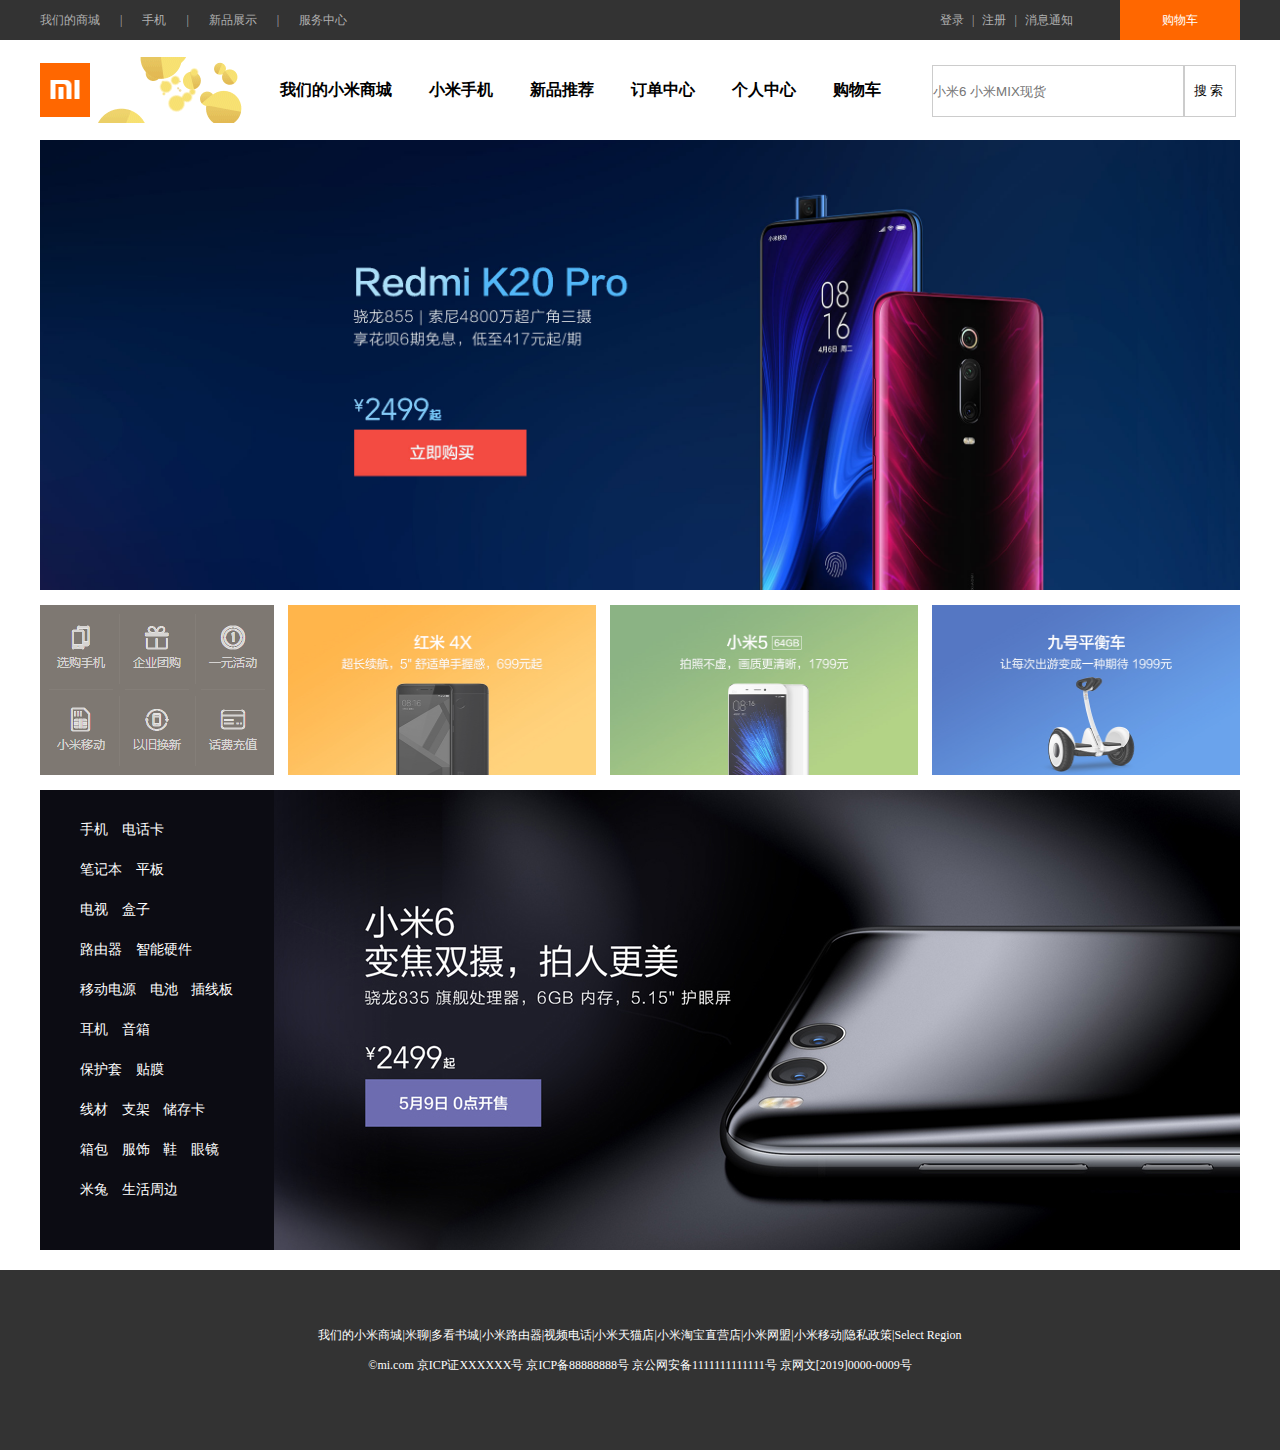
<file: index.html>
<!DOCTYPE html>
<html lang="en">

<head>
    <meta charset="UTF-8">
    <title>我们的小米商城</title>
    <link href="css/style.css" rel="stylesheet" type="text/css" />
    <script src="js/jquery-1.12.4.js"></script>
</head>

<body>
    <header>
        <!--top 部分开始-->
        <div class="top w">
            <div class="top-left fl">
                <ul>
                    <li><a href="index.html">我们的商城</a></li>
                    <li>|</li>
                    <li><a href="shouji.html">手机</a></li>
                    <li>|</li>
                    <li><a href="new.html">新品展示</a></li>
                    <li>|</li>
                    <li><a href="geren.html">服务中心</a></li>
                    <div class="clear"></div>
                </ul>
            </div>
            <div class="top-right fr">
                <ul>
                    <li><a href="denglu.html">登录</a></li>
                    <li>|</li>
                    <li><a href="zhuce.html">注册</a></li>
                    <li>|</li>
                    <li><a href="dingdan.html">消息通知</a></li>
                    <div class="clear"></div>
                </ul>
                <a href="gouwuche.html">购物车</a>
            </div>
            <div class="clear"></div>
        </div>
        <!--top 部分结束-->

        <!--nav 部分开始-->
        <div class="top-nav w">
            <a href="index.html">
                <div class="logo fl"></div>
            </a>
            <a href="new.html">
                <div class="new fl"></div>
            </a>
            <div class="nav-inner fl">
                <ul>
                    <li><a href="index.html">我们的小米商城</a></li>
                    <li><a href="shouji.html">小米手机</a></li>
                    <li><a href="new.html">新品推荐</a></li>
                    <li><a href="dingdan.html">订单中心</a></li>
                    <li><a href="geren.html">个人中心</a></li>
                    <li><a href="gouwuche.html">购物车</a></li>
                </ul>
            </div>
            <div class="ss fr">
                <form action="" method="post">
                    <div class="text fl">
                        <input type="text" class="shuru" placeholder="小米6&nbsp;小米MIX现货">
                    </div>
                    <div class="submit fl">
                        <input type="submit" class="sousuo" value="搜索">
                    </div>
                    <div class="clear"></div>
                </form>
                <div class="clear"></div>
            </div>

        </div>
        <!--nav 部分结束-->

        <!-- 	 开始-->
        <!--     结束-->
    </header>

    <!-- banner	 开始-->
    <div class="banner w">
        <div class="slider">
            <ul>
                <li>
                    <a href="#"><img src="image/b1.jpg" alt=""></a>
                </li>
                <li>
                    <a href="#"><img src="image/b2.jpg" alt=""></a>
                </li>
                <li>
                    <a href="#"><img src="image/b3.jpg" alt=""></a>
                </li>
                <li>
                    <a href="#"><img src="image/b4.jpg" alt=""></a>
                </li>
            </ul>
            <!--箭头-->
            <div class="arrow">
                <span class="arrow-left">&lt;</span>
                <span class="arrow-right">&gt;</span>
            </div>
        </div>
    </div>
    <!-- banner  结束-->

    <!-- main	 开始-->
    <div class="sub_banner w">
        <div class="sidebar fl">
            <div class="fl">
                <a href=""><img src="./image/hjh_01.gif"></a>
            </div>
            <div class="fl">
                <a href=""><img src="./image/hjh_02.gif"></a>
            </div>
            <div class="fl">
                <a href=""><img src="./image/hjh_03.gif"></a>
            </div>
            <div class="fl">
                <a href=""><img src="./image/hjh_04.gif"></a>
            </div>
            <div class="fl">
                <a href=""><img src="./image/hjh_05.gif"></a>
            </div>
            <div class="fl">
                <a href=""><img src="./image/hjh_06.gif"></a>
            </div>
            <div class="clear"></div>
        </div>
        <div class="datu fl">
            <a href=""><img src="./image/hongmi4x.png" alt=""></a>
        </div>
        <div class="datu fl">
            <a href=""><img src="./image/xiaomi5.jpg" alt=""></a>
        </div>
        <div class="datu fr">
            <a href=""><img src="./image/pinghengche.jpg" alt=""></a>
        </div>
        <div class="clear"></div>
    </div>
    <div class="banner_y">
        <div class="nav">
            <ul>
                <li>
                    <a href="">手机</a>
                    <a href="">电话卡</a>
                    <div class="pop">
                        <div class="left fl">
                            <div>
                                <div class="xuangou_left fl">
                                    <a href="">
                                        <div class="img fl"><img src="./image/xm6_80.png" alt=""></div>
                                        <span class="fl">小米6</span>
                                        <div class="clear"></div>
                                    </a>
                                </div>
                                <div class="xuangou_right fr"><a href="./xiangqing.html" target="_blank">选购</a></div>
                                <div class="clear"></div>
                            </div>
                            <div>
                                <div class="xuangou_left fl">
                                    <a href="">
                                        <div class="img fl"><img src="./image/5c_80.png" alt=""></div>
                                        <span class="fl">小米手机5c</span>
                                        <div class="clear"></div>
                                    </a>
                                </div>
                                <div class="xuangou_right fr"><a href="">选购</a></div>
                                <div class="clear"></div>
                            </div>
                            <div>
                                <div class="xuangou_left fl">
                                    <a href="">
                                        <div class="img fl"><img src="./image/xmNOTE2-80.jpg" alt=""></div>
                                        <span class="fl">小米Note 2</span>
                                        <div class="clear"></div>
                                    </a>
                                </div>
                                <div class="xuangou_right fr"><a href="">选购</a></div>
                                <div class="clear"></div>
                            </div>
                            <div>
                                <div class="xuangou_left fl">
                                    <a href="">
                                        <div class="img fl"><img src="./image/MIX-80.jpg" alt=""></div>
                                        <span class="fl">小米MIX</span>
                                        <div class="clear"></div>
                                    </a>
                                </div>
                                <div class="xuangou_right fr"><a href="">选购</a></div>
                                <div class="clear"></div>
                            </div>
                            <div>
                                <div class="xuangou_left fl">
                                    <a href="">
                                        <div class="img fl"><img src="./image/MIX-80.jpg" alt=""></div>
                                        <span class="fl">小米5s</span>
                                        <div class="clear"></div>
                                    </a>
                                </div>
                                <div class="xuangou_right fr"><a href="">选购</a></div>
                                <div class="clear"></div>
                            </div>
                            <div>
                                <div class="xuangou_left fl">
                                    <a href="">
                                        <div class="img fl"><img src="./image/xm5Splus.jpg" alt=""></div>
                                        <span class="fl">小米5s Plus</span>
                                        <div class="clear"></div>
                                    </a>
                                </div>
                                <div class="xuangou_right fr"><a href="">选购</a></div>
                                <div class="clear"></div>
                            </div>
                        </div>
                        <div class="ctn fl">
                            <div>
                                <div class="xuangou_left fl">
                                    <a href="">
                                        <div class="img fl"><img src="./image/xm5-80.jpg" alt=""></div>
                                        <span class="fl">小米手机5</span>
                                        <div class="clear"></div>
                                    </a>
                                </div>
                                <div class="xuangou_right fr"><a href="">选购</a></div>
                                <div class="clear"></div>
                            </div>
                            <div>
                                <div class="xuangou_left fl">
                                    <a href="">
                                        <div class="img fl"><img src="./image/hmn4x80.png" alt=""></div>
                                        <span class="fl">红米Note 4X</span>
                                        <div class="clear"></div>
                                    </a>
                                </div>
                                <div class="xuangou_right fr"><a href="">选购</a></div>
                                <div class="clear"></div>
                            </div>
                            <div>
                                <div class="xuangou_left fl">
                                    <a href="">
                                        <div class="img fl"><img src="./image/hmnote4-80.jpg" alt=""></div>
                                        <span class="fl">红米Note-4</span>
                                        <div class="clear"></div>
                                    </a>
                                </div>
                                <div class="xuangou_right fr"><a href="">选购</a></div>
                                <div class="clear"></div>
                            </div>
                            <div>
                                <div class="xuangou_left fl">
                                    <a href="">
                                        <div class="img fl"><img src="./image/hm4x_80.png" alt=""></div>
                                        <span class="fl">红米4x</span>
                                        <div class="clear"></div>
                                    </a>
                                </div>
                                <div class="xuangou_right fr"><a href="">选购</a></div>
                                <div class="clear"></div>
                            </div>
                            <div>
                                <div class="xuangou_left fl">
                                    <a href="">
                                        <div class="img fl"><img src="./image/hm4-80.jpg" alt=""></div>
                                        <span class="fl">红米4</span>
                                        <div class="clear"></div>
                                    </a>
                                </div>
                                <div class="xuangou_right fr"><a href="">选购</a></div>
                                <div class="clear"></div>
                            </div>
                            <div>
                                <div class="xuangou_left fl">
                                    <a href="">
                                        <div class="img fl"><img src="./image/hm4A-80.jpg" alt=""></div>
                                        <span class="fl">红米4A</span>
                                        <div class="clear"></div>
                                    </a>
                                </div>
                                <div class="xuangou_right fr"><a href="">选购</a></div>
                                <div class="clear"></div>
                            </div>
                        </div>
                        <div class="right fl">
                            <div>
                                <div class="xuangou_left fl">
                                    <a href="">
                                        <div class="img fl"><img src="./image/compare.jpg" alt=""></div>
                                        <span class="fl">对比手机</span>
                                        <div class="clear"></div>
                                    </a>
                                </div>
                                <!-- <div class="xuangou_right fr"><a href="">选购</a></div> -->
                                <div class="clear"></div>
                            </div>
                            <div>
                                <div class="xuangou_left fl">
                                    <a href="">
                                        <div class="img fl"><img src="./image/mimobile.jpg" alt=""></div>
                                        <span class="fl">小米移动&nbsp;电话卡</span>
                                        <div class="clear"></div>
                                    </a>
                                </div>
                                <!-- <div class="xuangou_right fr"><a href="">选购</a></div> -->
                                <div class="clear"></div>
                            </div>
                        </div>
                        <div class="clear"></div>
                    </div>
                </li>
                <li>
                    <a href="">笔记本</a>
                    <a href="">平板</a>
                    <div class="pop">
                        <div class="left fl">
                            <div>
                                <div class="xuangou_left fl">
                                    <a href="">
                                        <div class="img fl"><img src="./image/xm6_80.png" alt=""></div>
                                        <span class="fl">小米6</span>
                                        <div class="clear"></div>
                                    </a>
                                </div>
                                <div class="xuangou_right fr"><a href="">选购</a></div>
                                <div class="clear"></div>
                            </div>
                            <div>
                                <div class="xuangou_left fl">
                                    <a href="">
                                        <div class="img fl"><img src="./image/5c_80.png" alt=""></div>
                                        <span class="fl">小米手机5c</span>
                                        <div class="clear"></div>
                                    </a>
                                </div>
                                <div class="xuangou_right fr"><a href="">选购</a></div>
                                <div class="clear"></div>
                            </div>
                            <div>
                                <div class="xuangou_left fl">
                                    <a href="">
                                        <div class="img fl"><img src="./image/xmNOTE2-80.jpg" alt=""></div>
                                        <span class="fl">小米Note 2</span>
                                        <div class="clear"></div>
                                    </a>
                                </div>
                                <div class="xuangou_right fr"><a href="">选购</a></div>
                                <div class="clear"></div>
                            </div>
                            <div>
                                <div class="xuangou_left fl">
                                    <a href="">
                                        <div class="img fl"><img src="./image/MIX-80.jpg" alt=""></div>
                                        <span class="fl">小米MIX</span>
                                        <div class="clear"></div>
                                    </a>
                                </div>
                                <div class="xuangou_right fr"><a href="">选购</a></div>
                                <div class="clear"></div>
                            </div>
                            <div>
                                <div class="xuangou_left fl">
                                    <a href="">
                                        <div class="img fl"><img src="./image/MIX-80.jpg" alt=""></div>
                                        <span class="fl">小米5s</span>
                                        <div class="clear"></div>
                                    </a>
                                </div>
                                <div class="xuangou_right fr"><a href="">选购</a></div>
                                <div class="clear"></div>
                            </div>
                            <div>
                                <div class="xuangou_left fl">
                                    <a href="">
                                        <div class="img fl"><img src="./image/xm5Splus.jpg" alt=""></div>
                                        <span class="fl">小米5s Plus</span>
                                        <div class="clear"></div>
                                    </a>
                                </div>
                                <div class="xuangou_right fr"><a href="">选购</a></div>
                                <div class="clear"></div>
                            </div>
                        </div>
                        <div class="ctn fl">
                            <div>
                                <div class="xuangou_left fl">
                                    <a href="">
                                        <div class="img fl"><img src="./image/xm5-80.jpg" alt=""></div>
                                        <span class="fl">小米手机5</span>
                                        <div class="clear"></div>
                                    </a>
                                </div>
                                <div class="xuangou_right fr"><a href="">选购</a></div>
                                <div class="clear"></div>
                            </div>
                            <div>
                                <div class="xuangou_left fl">
                                    <a href="">
                                        <div class="img fl"><img src="./image/hmn4x80.png" alt=""></div>
                                        <span class="fl">红米Note 4X</span>
                                        <div class="clear"></div>
                                    </a>
                                </div>
                                <div class="xuangou_right fr"><a href="">选购</a></div>
                                <div class="clear"></div>
                            </div>
                            <div>
                                <div class="xuangou_left fl">
                                    <a href="">
                                        <div class="img fl"><img src="./image/hmnote4-80.jpg" alt=""></div>
                                        <span class="fl">红米Note-4</span>
                                        <div class="clear"></div>
                                    </a>
                                </div>
                                <div class="xuangou_right fr"><a href="">选购</a></div>
                                <div class="clear"></div>
                            </div>
                            <div>
                                <div class="xuangou_left fl">
                                    <a href="">
                                        <div class="img fl"><img src="./image/hm4x_80.png" alt=""></div>
                                        <span class="fl">红米4x</span>
                                        <div class="clear"></div>
                                    </a>
                                </div>
                                <div class="xuangou_right fr"><a href="">选购</a></div>
                                <div class="clear"></div>
                            </div>
                            <div>
                                <div class="xuangou_left fl">
                                    <a href="">
                                        <div class="img fl"><img src="./image/hm4-80.jpg" alt=""></div>
                                        <span class="fl">红米4</span>
                                        <div class="clear"></div>
                                    </a>
                                </div>
                                <div class="xuangou_right fr"><a href="">选购</a></div>
                                <div class="clear"></div>
                            </div>
                            <div>
                                <div class="xuangou_left fl">
                                    <a href="">
                                        <div class="img fl"><img src="./image/hm4A-80.jpg" alt=""></div>
                                        <span class="fl">红米4A</span>
                                        <div class="clear"></div>
                                    </a>
                                </div>
                                <div class="xuangou_right fr"><a href="">选购</a></div>
                                <div class="clear"></div>
                            </div>
                        </div>

                        <div class="clear"></div>
                    </div>
                </li>
                <li>
                    <a href="">电视</a>
                    <a href="">盒子</a>
                    <div class="pop">
                        <div class="left fl">
                            <div>
                                <div class="xuangou_left fl">
                                    <a href="">
                                        <div class="img fl"><img src="./image/xm6_80.png" alt=""></div>
                                        <span class="fl">小米6</span>
                                        <div class="clear"></div>
                                    </a>
                                </div>
                                <div class="xuangou_right fr"><a href="">选购</a></div>
                                <div class="clear"></div>
                            </div>
                            <div>
                                <div class="xuangou_left fl">
                                    <a href="">
                                        <div class="img fl"><img src="./image/5c_80.png" alt=""></div>
                                        <span class="fl">小米手机5c</span>
                                        <div class="clear"></div>
                                    </a>
                                </div>
                                <div class="xuangou_right fr"><a href="">选购</a></div>
                                <div class="clear"></div>
                            </div>
                            <div>
                                <div class="xuangou_left fl">
                                    <a href="">
                                        <div class="img fl"><img src="./image/xmNOTE2-80.jpg" alt=""></div>
                                        <span class="fl">小米Note 2</span>
                                        <div class="clear"></div>
                                    </a>
                                </div>
                                <div class="xuangou_right fr"><a href="">选购</a></div>
                                <div class="clear"></div>
                            </div>
                            <div>
                                <div class="xuangou_left fl">
                                    <a href="">
                                        <div class="img fl"><img src="./image/MIX-80.jpg" alt=""></div>
                                        <span class="fl">小米MIX</span>
                                        <div class="clear"></div>
                                    </a>
                                </div>
                                <div class="xuangou_right fr"><a href="">选购</a></div>
                                <div class="clear"></div>
                            </div>
                            <div>
                                <div class="xuangou_left fl">
                                    <a href="">
                                        <div class="img fl"><img src="./image/MIX-80.jpg" alt=""></div>
                                        <span class="fl">小米5s</span>
                                        <div class="clear"></div>
                                    </a>
                                </div>
                                <div class="xuangou_right fr"><a href="">选购</a></div>
                                <div class="clear"></div>
                            </div>
                            <div>
                                <div class="xuangou_left fl">
                                    <a href="">
                                        <div class="img fl"><img src="./image/xm5Splus.jpg" alt=""></div>
                                        <span class="fl">小米5s Plus</span>
                                        <div class="clear"></div>
                                    </a>
                                </div>
                                <div class="xuangou_right fr"><a href="">选购</a></div>
                                <div class="clear"></div>
                            </div>
                        </div>
                        <div class="ctn fl">
                            <div>
                                <div class="xuangou_left fl">
                                    <a href="">
                                        <div class="img fl"><img src="./image/xm5-80.jpg" alt=""></div>
                                        <span class="fl">小米手机5</span>
                                        <div class="clear"></div>
                                    </a>
                                </div>
                                <div class="xuangou_right fr"><a href="">选购</a></div>
                                <div class="clear"></div>
                            </div>
                            <div>
                                <div class="xuangou_left fl">
                                    <a href="">
                                        <div class="img fl"><img src="./image/hmn4x80.png" alt=""></div>
                                        <span class="fl">红米Note 4X</span>
                                        <div class="clear"></div>
                                    </a>
                                </div>
                                <div class="xuangou_right fr"><a href="">选购</a></div>
                                <div class="clear"></div>
                            </div>
                            <div>
                                <div class="xuangou_left fl">
                                    <a href="">
                                        <div class="img fl"><img src="./image/hmnote4-80.jpg" alt=""></div>
                                        <span class="fl">红米Note-4</span>
                                        <div class="clear"></div>
                                    </a>
                                </div>
                                <div class="xuangou_right fr"><a href="">选购</a></div>
                                <div class="clear"></div>
                            </div>
                            <div>
                                <div class="xuangou_left fl">
                                    <a href="">
                                        <div class="img fl"><img src="./image/hm4x_80.png" alt=""></div>
                                        <span class="fl">红米4x</span>
                                        <div class="clear"></div>
                                    </a>
                                </div>
                                <div class="xuangou_right fr"><a href="">选购</a></div>
                                <div class="clear"></div>
                            </div>
                            <div>
                                <div class="xuangou_left fl">
                                    <a href="">
                                        <div class="img fl"><img src="./image/hm4-80.jpg" alt=""></div>
                                        <span class="fl">红米4</span>
                                        <div class="clear"></div>
                                    </a>
                                </div>
                                <div class="xuangou_right fr"><a href="">选购</a></div>
                                <div class="clear"></div>
                            </div>
                            <div>
                                <div class="xuangou_left fl">
                                    <a href="">
                                        <div class="img fl"><img src="./image/hm4A-80.jpg" alt=""></div>
                                        <span class="fl">红米4A</span>
                                        <div class="clear"></div>
                                    </a>
                                </div>
                                <div class="xuangou_right fr"><a href="">选购</a></div>
                                <div class="clear"></div>
                            </div>
                        </div>
                        <div class="right fl">
                            <div>
                                <div class="xuangou_left fl">
                                    <a href="">
                                        <div class="img fl"><img src="./image/compare.jpg" alt=""></div>
                                        <span class="fl">对比手机</span>
                                        <div class="clear"></div>
                                    </a>
                                </div>
                                <!-- <div class="xuangou_right fr"><a href="">选购</a></div> -->
                                <div class="clear"></div>
                            </div>
                            <div>
                                <div class="xuangou_left fl">
                                    <a href="">
                                        <div class="img fl"><img src="./image/mimobile.jpg" alt=""></div>
                                        <span class="fl">小米移动&nbsp;电话卡</span>
                                        <div class="clear"></div>
                                    </a>
                                </div>
                                <!-- <div class="xuangou_right fr"><a href="">选购</a></div> -->
                                <div class="clear"></div>
                            </div>
                        </div>
                        <div class="clear"></div>
                    </div>
                </li>
                <li>
                    <a href="">路由器</a>
                    <a href="">智能硬件</a>
                    <div class="pop">
                        <div class="left fl">
                            <div>
                                <div class="xuangou_left fl">
                                    <a href="">
                                        <div class="img fl"><img src="./image/xm6_80.png" alt=""></div>
                                        <span class="fl">小米6</span>
                                        <div class="clear"></div>
                                    </a>
                                </div>
                                <div class="xuangou_right fr"><a href="">选购</a></div>
                                <div class="clear"></div>
                            </div>
                            <div>
                                <div class="xuangou_left fl">
                                    <a href="">
                                        <div class="img fl"><img src="./image/5c_80.png" alt=""></div>
                                        <span class="fl">小米手机5c</span>
                                        <div class="clear"></div>
                                    </a>
                                </div>
                                <div class="xuangou_right fr"><a href="">选购</a></div>
                                <div class="clear"></div>
                            </div>
                            <div>
                                <div class="xuangou_left fl">
                                    <a href="">
                                        <div class="img fl"><img src="./image/xmNOTE2-80.jpg" alt=""></div>
                                        <span class="fl">小米Note 2</span>
                                        <div class="clear"></div>
                                    </a>
                                </div>
                                <div class="xuangou_right fr"><a href="">选购</a></div>
                                <div class="clear"></div>
                            </div>
                            <div>
                                <div class="xuangou_left fl">
                                    <a href="">
                                        <div class="img fl"><img src="./image/MIX-80.jpg" alt=""></div>
                                        <span class="fl">小米MIX</span>
                                        <div class="clear"></div>
                                    </a>
                                </div>
                                <div class="xuangou_right fr"><a href="">选购</a></div>
                                <div class="clear"></div>
                            </div>
                            <div>
                                <div class="xuangou_left fl">
                                    <a href="">
                                        <div class="img fl"><img src="./image/MIX-80.jpg" alt=""></div>
                                        <span class="fl">小米5s</span>
                                        <div class="clear"></div>
                                    </a>
                                </div>
                                <div class="xuangou_right fr"><a href="">选购</a></div>
                                <div class="clear"></div>
                            </div>
                            <div>
                                <div class="xuangou_left fl">
                                    <a href="">
                                        <div class="img fl"><img src="./image/xm5Splus.jpg" alt=""></div>
                                        <span class="fl">小米5s Plus</span>
                                        <div class="clear"></div>
                                    </a>
                                </div>
                                <div class="xuangou_right fr"><a href="">选购</a></div>
                                <div class="clear"></div>
                            </div>
                        </div>
                        <div class="ctn fl">
                            <div>
                                <div class="xuangou_left fl">
                                    <a href="">
                                        <div class="img fl"><img src="./image/xm5-80.jpg" alt=""></div>
                                        <span class="fl">小米手机5</span>
                                        <div class="clear"></div>
                                    </a>
                                </div>
                                <div class="xuangou_right fr"><a href="">选购</a></div>
                                <div class="clear"></div>
                            </div>
                            <div>
                                <div class="xuangou_left fl">
                                    <a href="">
                                        <div class="img fl"><img src="./image/hmn4x80.png" alt=""></div>
                                        <span class="fl">红米Note 4X</span>
                                        <div class="clear"></div>
                                    </a>
                                </div>
                                <div class="xuangou_right fr"><a href="">选购</a></div>
                                <div class="clear"></div>
                            </div>
                            <div>
                                <div class="xuangou_left fl">
                                    <a href="">
                                        <div class="img fl"><img src="./image/hmnote4-80.jpg" alt=""></div>
                                        <span class="fl">红米Note-4</span>
                                        <div class="clear"></div>
                                    </a>
                                </div>
                                <div class="xuangou_right fr"><a href="">选购</a></div>
                                <div class="clear"></div>
                            </div>
                            <div>
                                <div class="xuangou_left fl">
                                    <a href="">
                                        <div class="img fl"><img src="./image/hm4x_80.png" alt=""></div>
                                        <span class="fl">红米4x</span>
                                        <div class="clear"></div>
                                    </a>
                                </div>
                                <div class="xuangou_right fr"><a href="">选购</a></div>
                                <div class="clear"></div>
                            </div>
                            <div>
                                <div class="xuangou_left fl">
                                    <a href="">
                                        <div class="img fl"><img src="./image/hm4-80.jpg" alt=""></div>
                                        <span class="fl">红米4</span>
                                        <div class="clear"></div>
                                    </a>
                                </div>
                                <div class="xuangou_right fr"><a href="">选购</a></div>
                                <div class="clear"></div>
                            </div>
                            <div>
                                <div class="xuangou_left fl">
                                    <a href="">
                                        <div class="img fl"><img src="./image/hm4A-80.jpg" alt=""></div>
                                        <span class="fl">红米4A</span>
                                        <div class="clear"></div>
                                    </a>
                                </div>
                                <div class="xuangou_right fr"><a href="">选购</a></div>
                                <div class="clear"></div>
                            </div>
                        </div>
                        <div class="right fl">
                            <div>
                                <div class="xuangou_left fl">
                                    <a href="">
                                        <div class="img fl"><img src="./image/compare.jpg" alt=""></div>
                                        <span class="fl">对比手机</span>
                                        <div class="clear"></div>
                                    </a>
                                </div>
                                <!-- <div class="xuangou_right fr"><a href="">选购</a></div> -->
                                <div class="clear"></div>
                            </div>
                            <div>
                                <div class="xuangou_left fl">
                                    <a href="">
                                        <div class="img fl"><img src="./image/mimobile.jpg" alt=""></div>
                                        <span class="fl">小米移动&nbsp;电话卡</span>
                                        <div class="clear"></div>
                                    </a>
                                </div>
                                <!-- <div class="xuangou_right fr"><a href="">选购</a></div> -->
                                <div class="clear"></div>
                            </div>
                        </div>
                        <div class="clear"></div>
                    </div>
                </li>
                <li>
                    <a href="">移动电源</a>
                    <a href="">电池</a>
                    <a href="">插线板</a>
                    <div class="pop">
                        <div class="left fl">
                            <div>
                                <div class="xuangou_left fl">
                                    <a href="">
                                        <div class="img fl"><img src="./image/xm6_80.png" alt=""></div>
                                        <span class="fl">小米6</span>
                                        <div class="clear"></div>
                                    </a>
                                </div>
                                <div class="xuangou_right fr"><a href="">选购</a></div>
                                <div class="clear"></div>
                            </div>
                            <div>
                                <div class="xuangou_left fl">
                                    <a href="">
                                        <div class="img fl"><img src="./image/5c_80.png" alt=""></div>
                                        <span class="fl">小米手机5c</span>
                                        <div class="clear"></div>
                                    </a>
                                </div>
                                <div class="xuangou_right fr"><a href="">选购</a></div>
                                <div class="clear"></div>
                            </div>
                            <div>
                                <div class="xuangou_left fl">
                                    <a href="">
                                        <div class="img fl"><img src="./image/xmNOTE2-80.jpg" alt=""></div>
                                        <span class="fl">小米Note 2</span>
                                        <div class="clear"></div>
                                    </a>
                                </div>
                                <div class="xuangou_right fr"><a href="">选购</a></div>
                                <div class="clear"></div>
                            </div>
                            <div>
                                <div class="xuangou_left fl">
                                    <a href="">
                                        <div class="img fl"><img src="./image/MIX-80.jpg" alt=""></div>
                                        <span class="fl">小米MIX</span>
                                        <div class="clear"></div>
                                    </a>
                                </div>
                                <div class="xuangou_right fr"><a href="">选购</a></div>
                                <div class="clear"></div>
                            </div>
                            <div>
                                <div class="xuangou_left fl">
                                    <a href="">
                                        <div class="img fl"><img src="./image/MIX-80.jpg" alt=""></div>
                                        <span class="fl">小米5s</span>
                                        <div class="clear"></div>
                                    </a>
                                </div>
                                <div class="xuangou_right fr"><a href="">选购</a></div>
                                <div class="clear"></div>
                            </div>
                            <div>
                                <div class="xuangou_left fl">
                                    <a href="">
                                        <div class="img fl"><img src="./image/xm5Splus.jpg" alt=""></div>
                                        <span class="fl">小米5s Plus</span>
                                        <div class="clear"></div>
                                    </a>
                                </div>
                                <div class="xuangou_right fr"><a href="">选购</a></div>
                                <div class="clear"></div>
                            </div>
                        </div>
                        <div class="ctn fl">
                            <div>
                                <div class="xuangou_left fl">
                                    <a href="">
                                        <div class="img fl"><img src="./image/xm5-80.jpg" alt=""></div>
                                        <span class="fl">小米手机5</span>
                                        <div class="clear"></div>
                                    </a>
                                </div>
                                <div class="xuangou_right fr"><a href="">选购</a></div>
                                <div class="clear"></div>
                            </div>
                            <div>
                                <div class="xuangou_left fl">
                                    <a href="">
                                        <div class="img fl"><img src="./image/hmn4x80.png" alt=""></div>
                                        <span class="fl">红米Note 4X</span>
                                        <div class="clear"></div>
                                    </a>
                                </div>
                                <div class="xuangou_right fr"><a href="">选购</a></div>
                                <div class="clear"></div>
                            </div>
                            <div>
                                <div class="xuangou_left fl">
                                    <a href="">
                                        <div class="img fl"><img src="./image/hmnote4-80.jpg" alt=""></div>
                                        <span class="fl">红米Note-4</span>
                                        <div class="clear"></div>
                                    </a>
                                </div>
                                <div class="xuangou_right fr"><a href="">选购</a></div>
                                <div class="clear"></div>
                            </div>
                            <div>
                                <div class="xuangou_left fl">
                                    <a href="">
                                        <div class="img fl"><img src="./image/hm4x_80.png" alt=""></div>
                                        <span class="fl">红米4x</span>
                                        <div class="clear"></div>
                                    </a>
                                </div>
                                <div class="xuangou_right fr"><a href="">选购</a></div>
                                <div class="clear"></div>
                            </div>
                            <div>
                                <div class="xuangou_left fl">
                                    <a href="">
                                        <div class="img fl"><img src="./image/hm4-80.jpg" alt=""></div>
                                        <span class="fl">红米4</span>
                                        <div class="clear"></div>
                                    </a>
                                </div>
                                <div class="xuangou_right fr"><a href="">选购</a></div>
                                <div class="clear"></div>
                            </div>
                            <div>
                                <div class="xuangou_left fl">
                                    <a href="">
                                        <div class="img fl"><img src="./image/hm4A-80.jpg" alt=""></div>
                                        <span class="fl">红米4A</span>
                                        <div class="clear"></div>
                                    </a>
                                </div>
                                <div class="xuangou_right fr"><a href="">选购</a></div>
                                <div class="clear"></div>
                            </div>
                        </div>
                        <div class="right fl">
                            <div>
                                <div class="xuangou_left fl">
                                    <a href="">
                                        <div class="img fl"><img src="./image/compare.jpg" alt=""></div>
                                        <span class="fl">对比手机</span>
                                        <div class="clear"></div>
                                    </a>
                                </div>
                                <!-- <div class="xuangou_right fr"><a href="">选购</a></div> -->
                                <div class="clear"></div>
                            </div>
                            <div>
                                <div class="xuangou_left fl">
                                    <a href="">
                                        <div class="img fl"><img src="./image/mimobile.jpg" alt=""></div>
                                        <span class="fl">小米移动&nbsp;电话卡</span>
                                        <div class="clear"></div>
                                    </a>
                                </div>
                                <!-- <div class="xuangou_right fr"><a href="">选购</a></div> -->
                                <div class="clear"></div>
                            </div>
                        </div>
                        <div class="clear"></div>
                    </div>
                </li>
                <li>
                    <a href="">耳机</a>
                    <a href="">音箱</a>
                    <div class="pop">
                        <div class="left fl">
                            <div>
                                <div class="xuangou_left fl">
                                    <a href="">
                                        <div class="img fl"><img src="./image/xm6_80.png" alt=""></div>
                                        <span class="fl">小米6</span>
                                        <div class="clear"></div>
                                    </a>
                                </div>
                                <div class="xuangou_right fr"><a href="">选购</a></div>
                                <div class="clear"></div>
                            </div>
                            <div>
                                <div class="xuangou_left fl">
                                    <a href="">
                                        <div class="img fl"><img src="./image/5c_80.png" alt=""></div>
                                        <span class="fl">小米手机5c</span>
                                        <div class="clear"></div>
                                    </a>
                                </div>
                                <div class="xuangou_right fr"><a href="">选购</a></div>
                                <div class="clear"></div>
                            </div>
                            <div>
                                <div class="xuangou_left fl">
                                    <a href="">
                                        <div class="img fl"><img src="./image/xmNOTE2-80.jpg" alt=""></div>
                                        <span class="fl">小米Note 2</span>
                                        <div class="clear"></div>
                                    </a>
                                </div>
                                <div class="xuangou_right fr"><a href="">选购</a></div>
                                <div class="clear"></div>
                            </div>
                            <div>
                                <div class="xuangou_left fl">
                                    <a href="">
                                        <div class="img fl"><img src="./image/MIX-80.jpg" alt=""></div>
                                        <span class="fl">小米MIX</span>
                                        <div class="clear"></div>
                                    </a>
                                </div>
                                <div class="xuangou_right fr"><a href="">选购</a></div>
                                <div class="clear"></div>
                            </div>
                            <div>
                                <div class="xuangou_left fl">
                                    <a href="">
                                        <div class="img fl"><img src="./image/MIX-80.jpg" alt=""></div>
                                        <span class="fl">小米5s</span>
                                        <div class="clear"></div>
                                    </a>
                                </div>
                                <div class="xuangou_right fr"><a href="">选购</a></div>
                                <div class="clear"></div>
                            </div>
                            <div>
                                <div class="xuangou_left fl">
                                    <a href="">
                                        <div class="img fl"><img src="./image/xm5Splus.jpg" alt=""></div>
                                        <span class="fl">小米5s Plus</span>
                                        <div class="clear"></div>
                                    </a>
                                </div>
                                <div class="xuangou_right fr"><a href="">选购</a></div>
                                <div class="clear"></div>
                            </div>
                        </div>
                        <div class="ctn fl">
                            <div>
                                <div class="xuangou_left fl">
                                    <a href="">
                                        <div class="img fl"><img src="./image/xm5-80.jpg" alt=""></div>
                                        <span class="fl">小米手机5</span>
                                        <div class="clear"></div>
                                    </a>
                                </div>
                                <div class="xuangou_right fr"><a href="">选购</a></div>
                                <div class="clear"></div>
                            </div>
                            <div>
                                <div class="xuangou_left fl">
                                    <a href="">
                                        <div class="img fl"><img src="./image/hmn4x80.png" alt=""></div>
                                        <span class="fl">红米Note 4X</span>
                                        <div class="clear"></div>
                                    </a>
                                </div>
                                <div class="xuangou_right fr"><a href="">选购</a></div>
                                <div class="clear"></div>
                            </div>
                            <div>
                                <div class="xuangou_left fl">
                                    <a href="">
                                        <div class="img fl"><img src="./image/hmnote4-80.jpg" alt=""></div>
                                        <span class="fl">红米Note-4</span>
                                        <div class="clear"></div>
                                    </a>
                                </div>
                                <div class="xuangou_right fr"><a href="">选购</a></div>
                                <div class="clear"></div>
                            </div>
                            <div>
                                <div class="xuangou_left fl">
                                    <a href="">
                                        <div class="img fl"><img src="./image/hm4x_80.png" alt=""></div>
                                        <span class="fl">红米4x</span>
                                        <div class="clear"></div>
                                    </a>
                                </div>
                                <div class="xuangou_right fr"><a href="">选购</a></div>
                                <div class="clear"></div>
                            </div>
                            <div>
                                <div class="xuangou_left fl">
                                    <a href="">
                                        <div class="img fl"><img src="./image/hm4-80.jpg" alt=""></div>
                                        <span class="fl">红米4</span>
                                        <div class="clear"></div>
                                    </a>
                                </div>
                                <div class="xuangou_right fr"><a href="">选购</a></div>
                                <div class="clear"></div>
                            </div>
                            <div>
                                <div class="xuangou_left fl">
                                    <a href="">
                                        <div class="img fl"><img src="./image/hm4A-80.jpg" alt=""></div>
                                        <span class="fl">红米4A</span>
                                        <div class="clear"></div>
                                    </a>
                                </div>
                                <div class="xuangou_right fr"><a href="">选购</a></div>
                                <div class="clear"></div>
                            </div>
                        </div>
                        <div class="right fl">
                            <div>
                                <div class="xuangou_left fl">
                                    <a href="">
                                        <div class="img fl"><img src="./image/compare.jpg" alt=""></div>
                                        <span class="fl">对比手机</span>
                                        <div class="clear"></div>
                                    </a>
                                </div>
                                <!-- <div class="xuangou_right fr"><a href="">选购</a></div> -->
                                <div class="clear"></div>
                            </div>
                            <div>
                                <div class="xuangou_left fl">
                                    <a href="">
                                        <div class="img fl"><img src="./image/mimobile.jpg" alt=""></div>
                                        <span class="fl">小米移动&nbsp;电话卡</span>
                                        <div class="clear"></div>
                                    </a>
                                </div>
                                <!-- <div class="xuangou_right fr"><a href="">选购</a></div> -->
                                <div class="clear"></div>
                            </div>
                        </div>
                        <div class="clear"></div>
                    </div>
                </li>
                <li>
                    <a href="">保护套</a>
                    <a href="">贴膜</a>
                    <div class="pop">
                        <div class="left fl">
                            <div>
                                <div class="xuangou_left fl">
                                    <a href="">
                                        <div class="img fl"><img src="./image/xm6_80.png" alt=""></div>
                                        <span class="fl">小米6</span>
                                        <div class="clear"></div>
                                    </a>
                                </div>
                                <div class="xuangou_right fr"><a href="">选购</a></div>
                                <div class="clear"></div>
                            </div>
                            <div>
                                <div class="xuangou_left fl">
                                    <a href="">
                                        <div class="img fl"><img src="./image/5c_80.png" alt=""></div>
                                        <span class="fl">小米手机5c</span>
                                        <div class="clear"></div>
                                    </a>
                                </div>
                                <div class="xuangou_right fr"><a href="">选购</a></div>
                                <div class="clear"></div>
                            </div>
                            <div>
                                <div class="xuangou_left fl">
                                    <a href="">
                                        <div class="img fl"><img src="./image/xmNOTE2-80.jpg" alt=""></div>
                                        <span class="fl">小米Note 2</span>
                                        <div class="clear"></div>
                                    </a>
                                </div>
                                <div class="xuangou_right fr"><a href="">选购</a></div>
                                <div class="clear"></div>
                            </div>
                            <div>
                                <div class="xuangou_left fl">
                                    <a href="">
                                        <div class="img fl"><img src="./image/MIX-80.jpg" alt=""></div>
                                        <span class="fl">小米MIX</span>
                                        <div class="clear"></div>
                                    </a>
                                </div>
                                <div class="xuangou_right fr"><a href="">选购</a></div>
                                <div class="clear"></div>
                            </div>
                            <div>
                                <div class="xuangou_left fl">
                                    <a href="">
                                        <div class="img fl"><img src="./image/MIX-80.jpg" alt=""></div>
                                        <span class="fl">小米5s</span>
                                        <div class="clear"></div>
                                    </a>
                                </div>
                                <div class="xuangou_right fr"><a href="">选购</a></div>
                                <div class="clear"></div>
                            </div>
                            <div>
                                <div class="xuangou_left fl">
                                    <a href="">
                                        <div class="img fl"><img src="./image/xm5Splus.jpg" alt=""></div>
                                        <span class="fl">小米5s Plus</span>
                                        <div class="clear"></div>
                                    </a>
                                </div>
                                <div class="xuangou_right fr"><a href="">选购</a></div>
                                <div class="clear"></div>
                            </div>
                        </div>
                        <div class="clear"></div>
                    </div>
                </li>
                <li>
                    <a href="">线材</a>
                    <a href="">支架</a>
                    <a href="">储存卡</a>
                    <div class="pop">
                        <div class="left fl">
                            <div>
                                <div class="xuangou_left fl">
                                    <a href="">
                                        <div class="img fl"><img src="./image/xm6_80.png" alt=""></div>
                                        <span class="fl">小米6</span>
                                        <div class="clear"></div>
                                    </a>
                                </div>
                                <div class="xuangou_right fr"><a href="">选购</a></div>
                                <div class="clear"></div>
                            </div>
                            <div>
                                <div class="xuangou_left fl">
                                    <a href="">
                                        <div class="img fl"><img src="./image/5c_80.png" alt=""></div>
                                        <span class="fl">小米手机5c</span>
                                        <div class="clear"></div>
                                    </a>
                                </div>
                                <div class="xuangou_right fr"><a href="">选购</a></div>
                                <div class="clear"></div>
                            </div>
                            <div>
                                <div class="xuangou_left fl">
                                    <a href="">
                                        <div class="img fl"><img src="./image/xmNOTE2-80.jpg" alt=""></div>
                                        <span class="fl">小米Note 2</span>
                                        <div class="clear"></div>
                                    </a>
                                </div>
                                <div class="xuangou_right fr"><a href="">选购</a></div>
                                <div class="clear"></div>
                            </div>
                            <div>
                                <div class="xuangou_left fl">
                                    <a href="">
                                        <div class="img fl"><img src="./image/MIX-80.jpg" alt=""></div>
                                        <span class="fl">小米MIX</span>
                                        <div class="clear"></div>
                                    </a>
                                </div>
                                <div class="xuangou_right fr"><a href="">选购</a></div>
                                <div class="clear"></div>
                            </div>
                            <div>
                                <div class="xuangou_left fl">
                                    <a href="">
                                        <div class="img fl"><img src="./image/MIX-80.jpg" alt=""></div>
                                        <span class="fl">小米5s</span>
                                        <div class="clear"></div>
                                    </a>
                                </div>
                                <div class="xuangou_right fr"><a href="">选购</a></div>
                                <div class="clear"></div>
                            </div>
                            <div>
                                <div class="xuangou_left fl">
                                    <a href="">
                                        <div class="img fl"><img src="./image/xm5Splus.jpg" alt=""></div>
                                        <span class="fl">小米5s Plus</span>
                                        <div class="clear"></div>
                                    </a>
                                </div>
                                <div class="xuangou_right fr"><a href="">选购</a></div>
                                <div class="clear"></div>
                            </div>
                        </div>
                        <div class="clear"></div>
                    </div>
                </li>
                <li>
                    <a href="">箱包</a>
                    <a href="">服饰</a>
                    <a href="">鞋</a>
                    <a href="">眼镜</a>
                    <div class="pop">
                        <div class="left fl">
                            <div>
                                <div class="xuangou_left fl">
                                    <a href="">
                                        <div class="img fl"><img src="./image/xm6_80.png" alt=""></div>
                                        <span class="fl">小米6</span>
                                        <div class="clear"></div>
                                    </a>
                                </div>
                                <div class="xuangou_right fr"><a href="">选购</a></div>
                                <div class="clear"></div>
                            </div>
                            <div>
                                <div class="xuangou_left fl">
                                    <a href="">
                                        <div class="img fl"><img src="./image/5c_80.png" alt=""></div>
                                        <span class="fl">小米手机5c</span>
                                        <div class="clear"></div>
                                    </a>
                                </div>
                                <div class="xuangou_right fr"><a href="">选购</a></div>
                                <div class="clear"></div>
                            </div>
                            <div>
                                <div class="xuangou_left fl">
                                    <a href="">
                                        <div class="img fl"><img src="./image/xmNOTE2-80.jpg" alt=""></div>
                                        <span class="fl">小米Note 2</span>
                                        <div class="clear"></div>
                                    </a>
                                </div>
                                <div class="xuangou_right fr"><a href="">选购</a></div>
                                <div class="clear"></div>
                            </div>
                            <div>
                                <div class="xuangou_left fl">
                                    <a href="">
                                        <div class="img fl"><img src="./image/MIX-80.jpg" alt=""></div>
                                        <span class="fl">小米MIX</span>
                                        <div class="clear"></div>
                                    </a>
                                </div>
                                <div class="xuangou_right fr"><a href="">选购</a></div>
                                <div class="clear"></div>
                            </div>
                            <div>
                                <div class="xuangou_left fl">
                                    <a href="">
                                        <div class="img fl"><img src="./image/MIX-80.jpg" alt=""></div>
                                        <span class="fl">小米5s</span>
                                        <div class="clear"></div>
                                    </a>
                                </div>
                                <div class="xuangou_right fr"><a href="">选购</a></div>
                                <div class="clear"></div>
                            </div>
                            <div>
                                <div class="xuangou_left fl">
                                    <a href="">
                                        <div class="img fl"><img src="./image/xm5Splus.jpg" alt=""></div>
                                        <span class="fl">小米5s Plus</span>
                                        <div class="clear"></div>
                                    </a>
                                </div>
                                <div class="xuangou_right fr"><a href="">选购</a></div>
                                <div class="clear"></div>
                            </div>
                        </div>
                        <div class="clear"></div>
                    </div>
                </li>
                <li>
                    <a href="">米兔</a>
                    <a href="">生活周边</a>
                    <div class="pop">
                        <div class="left fl">
                            <div>
                                <div class="xuangou_left fl">
                                    <a href="">
                                        <div class="img fl"><img src="./image/xm6_80.png" alt=""></div>
                                        <span class="fl">小米6</span>
                                        <div class="clear"></div>
                                    </a>
                                </div>
                                <div class="xuangou_right fr"><a href="">选购</a></div>
                                <div class="clear"></div>
                            </div>
                            <div>
                                <div class="xuangou_left fl">
                                    <a href="">
                                        <div class="img fl"><img src="./image/5c_80.png" alt=""></div>
                                        <span class="fl">小米手机5c</span>
                                        <div class="clear"></div>
                                    </a>
                                </div>
                                <div class="xuangou_right fr"><a href="">选购</a></div>
                                <div class="clear"></div>
                            </div>
                            <div>
                                <div class="xuangou_left fl">
                                    <a href="">
                                        <div class="img fl"><img src="./image/xmNOTE2-80.jpg" alt=""></div>
                                        <span class="fl">小米Note 2</span>
                                        <div class="clear"></div>
                                    </a>
                                </div>
                                <div class="xuangou_right fr"><a href="">选购</a></div>
                                <div class="clear"></div>
                            </div>
                            <div>
                                <div class="xuangou_left fl">
                                    <a href="">
                                        <div class="img fl"><img src="./image/MIX-80.jpg" alt=""></div>
                                        <span class="fl">小米MIX</span>
                                        <div class="clear"></div>
                                    </a>
                                </div>
                                <div class="xuangou_right fr"><a href="">选购</a></div>
                                <div class="clear"></div>
                            </div>
                            <div>
                                <div class="xuangou_left fl">
                                    <a href="">
                                        <div class="img fl"><img src="./image/MIX-80.jpg" alt=""></div>
                                        <span class="fl">小米5s</span>
                                        <div class="clear"></div>
                                    </a>
                                </div>
                                <div class="xuangou_right fr"><a href="">选购</a></div>
                                <div class="clear"></div>
                            </div>
                            <div>
                                <div class="xuangou_left fl">
                                    <a href="">
                                        <div class="img fl"><img src="./image/xm5Splus.jpg" alt=""></div>
                                        <span class="fl">小米5s Plus</span>
                                        <div class="clear"></div>
                                    </a>
                                </div>
                                <div class="xuangou_right fr"><a href="">选购</a></div>
                                <div class="clear"></div>
                            </div>
                        </div>
                        <div class="clear"></div>
                    </div>
                </li>
            </ul>
        </div>

    </div>
    <!-- main    结束-->


    <!-- footer	 开始-->
    <footer class="mt20">
        <div class="footer-inner w"></div>
        <div class="mt20">我们的小米商城|米聊|多看书城|小米路由器|视频电话|小米天猫店|小米淘宝直营店|小米网盟|小米移动|隐私政策|Select Region</div>
        <div>©mi.com 京ICP证XXXXXX号 京ICP备88888888号 京公网安备1111111111111号 京网文[2019]0000-0009号</div>
    </footer>
    <!-- footer  结束-->
    <script src="js/slide.js"></script>
</body>

</html>
</file>
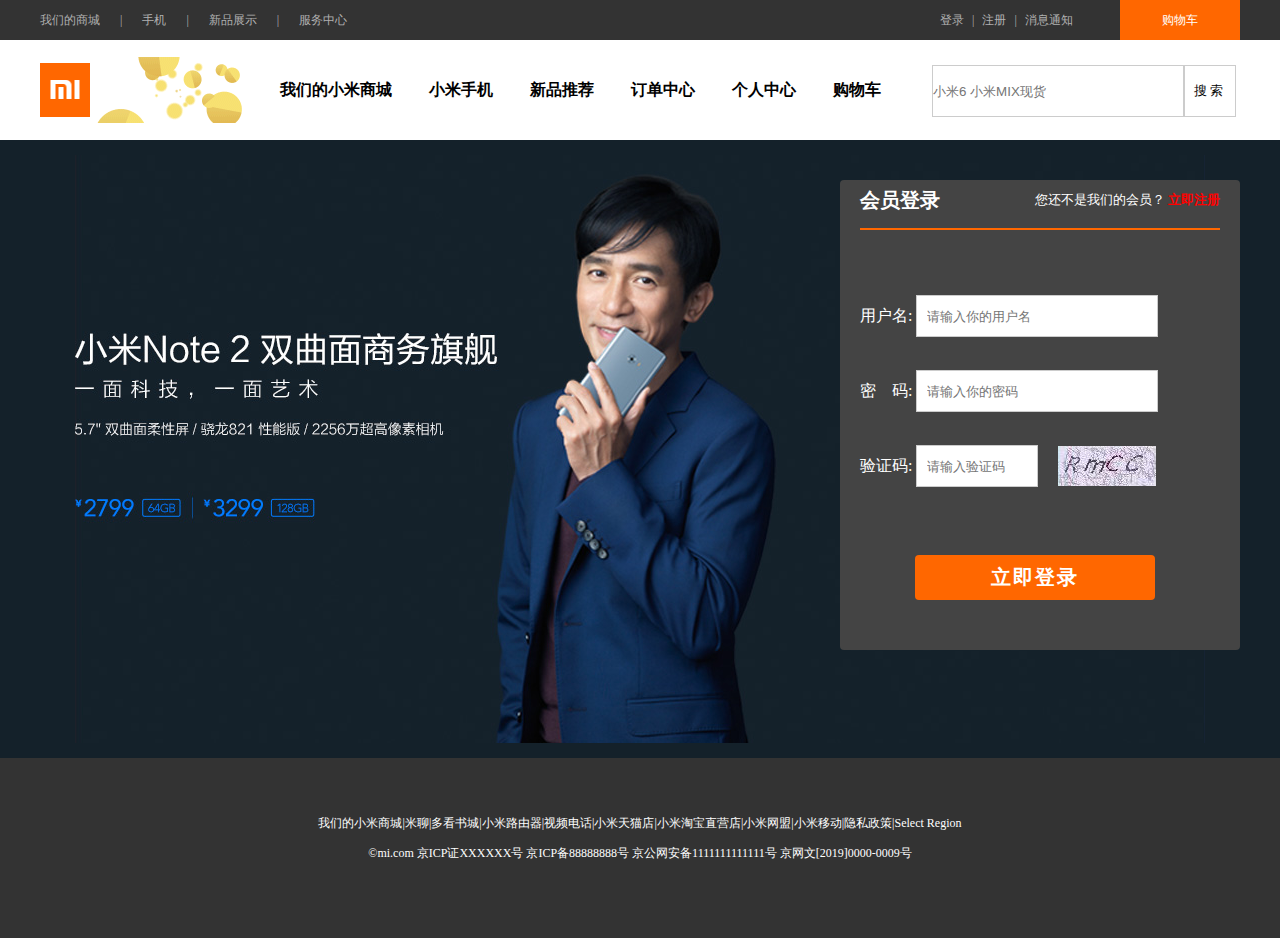
<file: denglu.html>
<!DOCTYPE html>
<html lang="en">

<head>
    <meta charset="UTF-8">
    <title>欢迎登录</title>
    <link href="css/style.css" rel="stylesheet" type="text/css" />
</head>

<body>
    <header>
        <!--top 部分开始-->
        <div class="top w">
            <div class="top-left fl">
                <ul>
                    <li><a href="index.html">我们的商城</a></li>
                    <li>|</li>
                    <li><a href="shouji.html">手机</a></li>
                    <li>|</li>
                    <li><a href="new.html">新品展示</a></li>
                    <li>|</li>
                    <li><a href="geren.html">服务中心</a></li>
                    <div class="clear"></div>
                </ul>
            </div>
            <div class="top-right fr">
                <ul>
                    <li><a href="denglu.html">登录</a></li>
                    <li>|</li>
                    <li><a href="zhuce.html">注册</a></li>
                    <li>|</li>
                    <li><a href="dingdan.html">消息通知</a></li>
                    <div class="clear"></div>
                </ul>
                <a href="gouwuche.html">购物车</a>
            </div>
            <div class="clear"></div>
        </div>
        <!--top 部分结束-->
    </header>

    <!--nav 部分开始-->
    <div class="top-nav w">
        <a href="index.html">
            <div class="logo fl"></div>
        </a>
        <a href="new.html">
            <div class="new fl"></div>
        </a>
        <div class="nav-inner fl">
            <ul>
                <li><a href="index.html">我们的小米商城</a></li>
                <li><a href="shouji.html">小米手机</a></li>
                <li><a href="new.html">新品推荐</a></li>
                <li><a href="dingdan.html">订单中心</a></li>
                <li><a href="geren.html">个人中心</a></li>
                <li><a href="gouwuche.html">购物车</a></li>
            </ul>
        </div>
        <div class="ss fr">
            <form action="" method="post">
                <div class="text fl">
                    <input type="text" class="shuru" placeholder="小米6&nbsp;小米MIX现货">
                </div>
                <div class="submit fl">
                    <input type="submit" class="sousuo" value="搜索">
                </div>
                <div class="clear"></div>
            </form>
            <div class="clear"></div>
        </div>

    </div>
    <!--nav 部分结束-->

    <!-- 主体	 开始-->
    <div style="background: rgb(20,33,42);width: 100%;">
        <form action="#" method="post" class="form w">
            <div class="login">
                <div class="login-center">
                    <div class="login-top">
                        <div class="dl-left fl">会员登录</div>
                        <div class="dl-right fr">您还不是我们的会员？
                            <a href="zhuce.html" target="_self">立即注册</a>
                        </div>
                        <div class="clear"></div>
                        <div class="xian center"></div>
                    </div>
                    <div class="login_main center">
                        <div class="username">用户名:&nbsp;<input class="shurukuang" type="text" name="username" placeholder="请输入你的用户名" /></div>
                        <div class="username">密&nbsp;&nbsp;&nbsp;&nbsp;码:&nbsp;<input class="shurukuang" type="password" name="password" placeholder="请输入你的密码" /></div>
                        <div class="username">
                            <div class="left fl">验证码:&nbsp;<input class="yanzhengma" type="text" name="username" placeholder="请输入验证码" /></div>
                            <div class="right fl"><img src="./image/yanzhengma.jpg"></div>
                            <div class="clear"></div>
                        </div>
                    </div>
                    <div class="login_submit">
                        <input class="submit" type="submit" name="submit" value="立即登录">
                    </div>
                </div>
            </div>
        </form>
    </div>
    <!-- 主体    结束-->

    <!-- footer	 开始-->

    <footer class="mt20" style="margin-top: 0;">
        <div class="footer-inner w"></div>
        <div class="mt20">我们的小米商城|米聊|多看书城|小米路由器|视频电话|小米天猫店|小米淘宝直营店|小米网盟|小米移动|隐私政策|Select Region</div>
        <div>©mi.com 京ICP证XXXXXX号 京ICP备88888888号 京公网安备1111111111111号 京网文[2019]0000-0009号</div>
    </footer>
    <!-- footer  结束-->
</body>

</html>
</file>
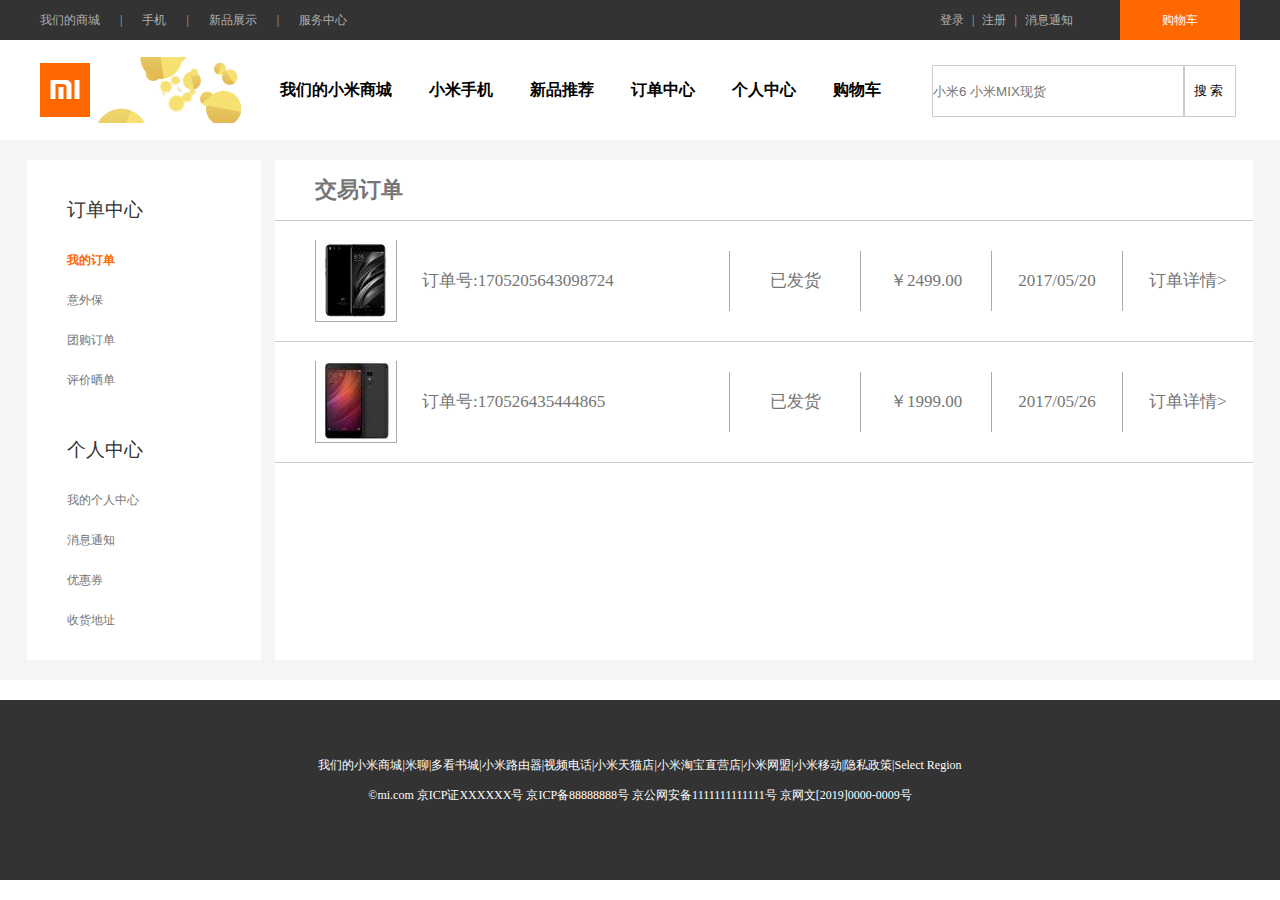
<file: dingdan.html>
<!DOCTYPE html>
<html lang="en">

<head>
    <meta charset="UTF-8">
    <title>订单中心</title>
    <link href="css/style.css" rel="stylesheet" type="text/css" />
</head>

<body>
    <header>
        <!--top 部分开始-->
        <div class="top w">
            <div class="top-left fl">
                <ul>
                    <li><a href="index.html">我们的商城</a></li>
                    <li>|</li>
                    <li><a href="shouji.html">手机</a></li>
                    <li>|</li>
                    <li><a href="new.html">新品展示</a></li>
                    <li>|</li>
                    <li><a href="geren.html">服务中心</a></li>
                    <div class="clear"></div>
                </ul>
            </div>
            <div class="top-right fr">
                <ul>
                    <li><a href="denglu.html">登录</a></li>
                    <li>|</li>
                    <li><a href="zhuce.html">注册</a></li>
                    <li>|</li>
                    <li><a href="dingdan.html">消息通知</a></li>
                    <div class="clear"></div>
                </ul>
                <a href="gouwuche.html">购物车</a>
            </div>
            <div class="clear"></div>
        </div>
        <!--top 部分结束-->
    </header>

    <!--nav 部分开始-->
    <div class="top-nav w">
        <a href="index.html">
            <div class="logo fl"></div>
        </a>
        <a href="new.html">
            <div class="new fl"></div>
        </a>
        <div class="nav-inner fl">
            <ul>
                <li><a href="index.html">我们的小米商城</a></li>
                <li><a href="shouji.html">小米手机</a></li>
                <li><a href="new.html">新品推荐</a></li>
                <li><a href="dingdan.html">订单中心</a></li>
                <li><a href="geren.html">个人中心</a></li>
                <li><a href="gouwuche.html">购物车</a></li>
            </ul>
        </div>
        <div class="ss fr">
            <form action="" method="post">
                <div class="text fl">
                    <input type="text" class="shuru" placeholder="小米6&nbsp;小米MIX现货">
                </div>
                <div class="submit fl">
                    <input type="submit" class="sousuo" value="搜索">
                </div>
                <div class="clear"></div>
            </form>
            <div class="clear"></div>
        </div>

    </div>
    <!--nav 部分结束-->

    <!-- self_info	 开始-->
    <div class="grzxbj">
        <div class="selfinfo center">
            <div class="lfnav fl">
                <div class="ddzx">订单中心</div>
                <div class="subddzx">
                    <ul>
                        <li><a href="" style="color:#ff6700;font-weight:bold;">我的订单</a></li>
                        <li><a href="">意外保</a></li>
                        <li><a href="">团购订单</a></li>
                        <li><a href="">评价晒单</a></li>
                    </ul>
                </div>
                <div class="ddzx">个人中心</div>
                <div class="subddzx">
                    <ul>
                        <li><a href="geren.html">我的个人中心</a></li>
                        <li><a href="#">消息通知</a></li>
                        <li><a href="#">优惠券</a></li>
                        <li><a href="#">收货地址</a></li>
                    </ul>
                </div>
            </div>
            <div class="rtcont fr">
                <div class="ddzxbt">交易订单</div>
                <div class="ddxq">
                    <div class="ddspt fl"><img src="image/gwc_xiaomi6.jpg" style="margin-top: -45px;" alt=""></div>
                    <div class="ddbh fl">订单号:1705205643098724</div>
                    <div class="ztxx fr">
                        <ul>
                            <li>已发货</li>
                            <li>￥2499.00</li>
                            <li>2017/05/20 </li>
                            <li><a href="">订单详情></a></li>
                            <div class="clear"></div>
                        </ul>
                    </div>
                    <div class="clear"></div>
                </div>
                <div class="ddxq">
                    <div class="ddspt fl"><img src="image/liebiao_hongmin4_dd.jpg" style="margin-top: -45px;" alt=""></div>
                    <div class="ddbh fl">订单号:170526435444865</div>
                    <div class="ztxx fr">
                        <ul>
                            <li>已发货</li>
                            <li>￥1999.00</li>
                            <li>2017/05/26 </li>
                            <li><a href="">订单详情></a></li>
                            <div class="clear"></div>
                        </ul>
                    </div>
                    <div class="clear"></div>
                </div>
            </div>
            <div class="clear"></div>
        </div>
    </div>
    <!-- self_info    结束-->

    <!-- footer	 开始-->
    <footer class="mt20">
        <div class="footer-inner w"></div>
        <div class="mt20">我们的小米商城|米聊|多看书城|小米路由器|视频电话|小米天猫店|小米淘宝直营店|小米网盟|小米移动|隐私政策|Select Region</div>
        <div>©mi.com 京ICP证XXXXXX号 京ICP备88888888号 京公网安备1111111111111号 京网文[2019]0000-0009号</div>
    </footer>
    <!-- footer  结束-->
</body>

</html>
</file>
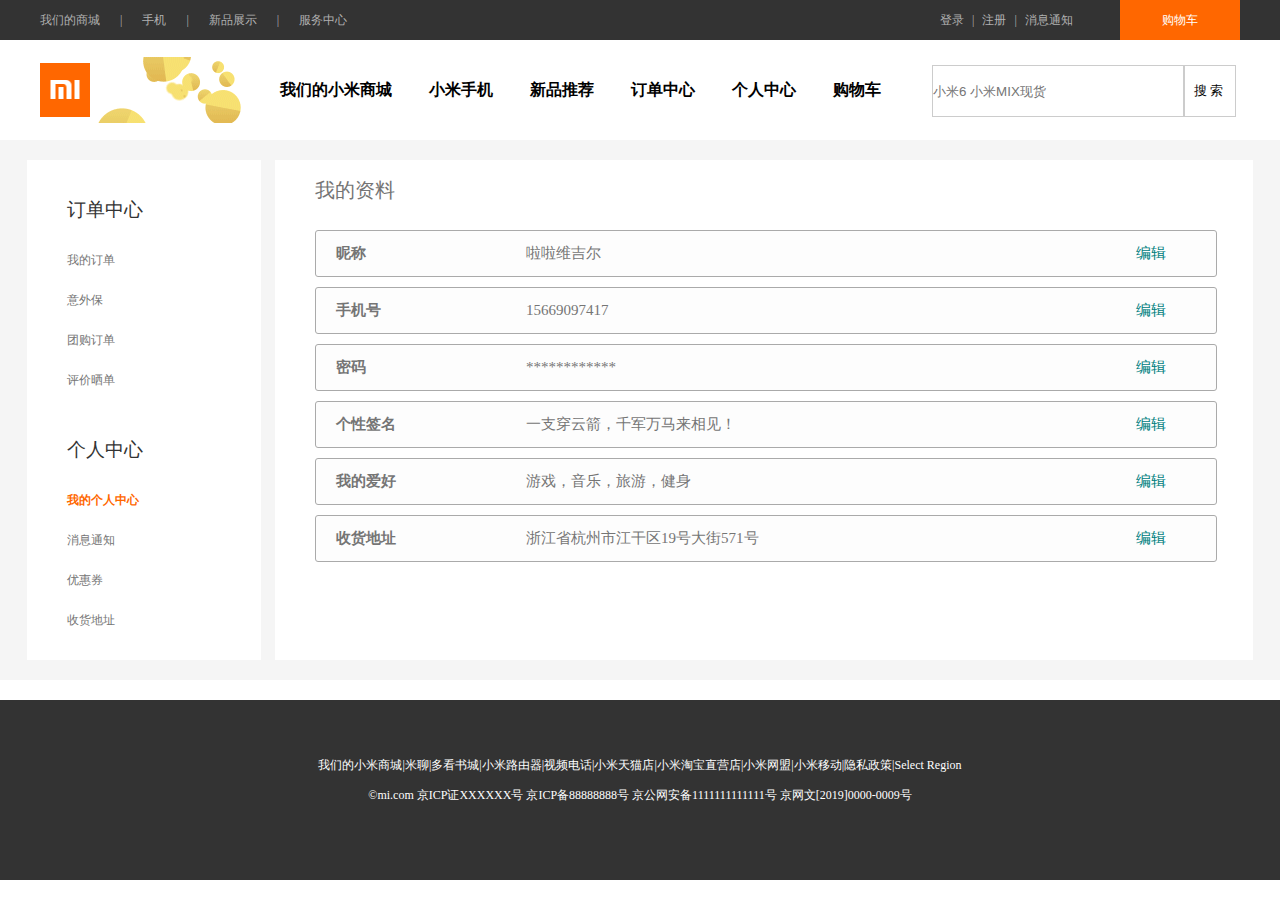
<file: geren.html>
<!DOCTYPE html>
<html lang="en">

<head>
    <meta charset="UTF-8">
    <title>个人中心</title>
    <link href="css/style.css" rel="stylesheet" type="text/css" />
</head>

<body>
    <header>
        <!--top 部分开始-->
        <div class="top w">
            <div class="top-left fl">
                <ul>
                    <li><a href="index.html">我们的商城</a></li>
                    <li>|</li>
                    <li><a href="shouji.html">手机</a></li>
                    <li>|</li>
                    <li><a href="new.html">新品展示</a></li>
                    <li>|</li>
                    <li><a href="geren.html">服务中心</a></li>
                    <div class="clear"></div>
                </ul>
            </div>
            <div class="top-right fr">
                <ul>
                    <li><a href="denglu.html">登录</a></li>
                    <li>|</li>
                    <li><a href="zhuce.html">注册</a></li>
                    <li>|</li>
                    <li><a href="dingdan.html">消息通知</a></li>
                    <div class="clear"></div>
                </ul>
                <a href="gouwuche.html">购物车</a>
            </div>
            <div class="clear"></div>
        </div>
        <!--top 部分结束-->
    </header>

    <!--nav 部分开始-->
    <div class="top-nav w">
        <a href="index.html">
            <div class="logo fl"></div>
        </a>
        <a href="new.html">
            <div class="new fl"></div>
        </a>
        <div class="nav-inner fl">
            <ul>
                <li><a href="index.html">我们的小米商城</a></li>
                <li><a href="shouji.html">小米手机</a></li>
                <li><a href="new.html">新品推荐</a></li>
                <li><a href="dingdan.html">订单中心</a></li>
                <li><a href="geren.html">个人中心</a></li>
                <li><a href="gouwuche.html">购物车</a></li>
            </ul>
        </div>
        <div class="ss fr">
            <form action="" method="post">
                <div class="text fl">
                    <input type="text" class="shuru" placeholder="小米6&nbsp;小米MIX现货">
                </div>
                <div class="submit fl">
                    <input type="submit" class="sousuo" value="搜索">
                </div>
                <div class="clear"></div>
            </form>
            <div class="clear"></div>
        </div>

    </div>
    <!--nav 部分结束-->

    <!-- 主体	 开始-->
    <!-- self_info -->
    <div class="grzxbj">
        <div class="selfinfo center">
            <div class="lfnav fl">
                <div class="ddzx">订单中心</div>
                <div class="subddzx">
                    <ul>
                        <li><a href="./dingdanzhongxin.html">我的订单</a></li>
                        <li><a href="">意外保</a></li>
                        <li><a href="">团购订单</a></li>
                        <li><a href="">评价晒单</a></li>
                    </ul>
                </div>
                <div class="ddzx">个人中心</div>
                <div class="subddzx">
                    <ul>
                        <li><a href="./self_info.html" style="color:#ff6700;font-weight:bold;">我的个人中心</a></li>
                        <li><a href="">消息通知</a></li>
                        <li><a href="">优惠券</a></li>
                        <li><a href="">收货地址</a></li>
                    </ul>
                </div>
            </div>
            <div class="rtcont fr">
                <div class="grzlbt ml40">我的资料</div>
                <div class="subgrzl ml40"><span>昵称</span><span>啦啦维吉尔</span><span><a href="">编辑</a></span></div>
                <div class="subgrzl ml40"><span>手机号</span><span>15669097417</span><span><a href="">编辑</a></span></div>
                <div class="subgrzl ml40"><span>密码</span><span>************</span><span><a href="">编辑</a></span></div>
                <div class="subgrzl ml40"><span>个性签名</span><span>一支穿云箭，千军万马来相见！</span><span><a href="">编辑</a></span></div>
                <div class="subgrzl ml40"><span>我的爱好</span><span>游戏，音乐，旅游，健身</span><span><a href="">编辑</a></span></div>
                <div class="subgrzl ml40"><span>收货地址</span><span>浙江省杭州市江干区19号大街571号</span><span><a href="">编辑</a></span></div>

            </div>
            <div class="clear"></div>
        </div>
    </div>
    <!-- self_info -->
    <!-- 主体    结束-->

    <!-- footer	 开始-->
    <footer class="mt20">
        <div class="footer-inner w"></div>
        <div class="mt20">我们的小米商城|米聊|多看书城|小米路由器|视频电话|小米天猫店|小米淘宝直营店|小米网盟|小米移动|隐私政策|Select Region</div>
        <div>©mi.com 京ICP证XXXXXX号 京ICP备88888888号 京公网安备1111111111111号 京网文[2019]0000-0009号</div>
    </footer>
    <!-- footer  结束-->
</body>

</html>
</file>
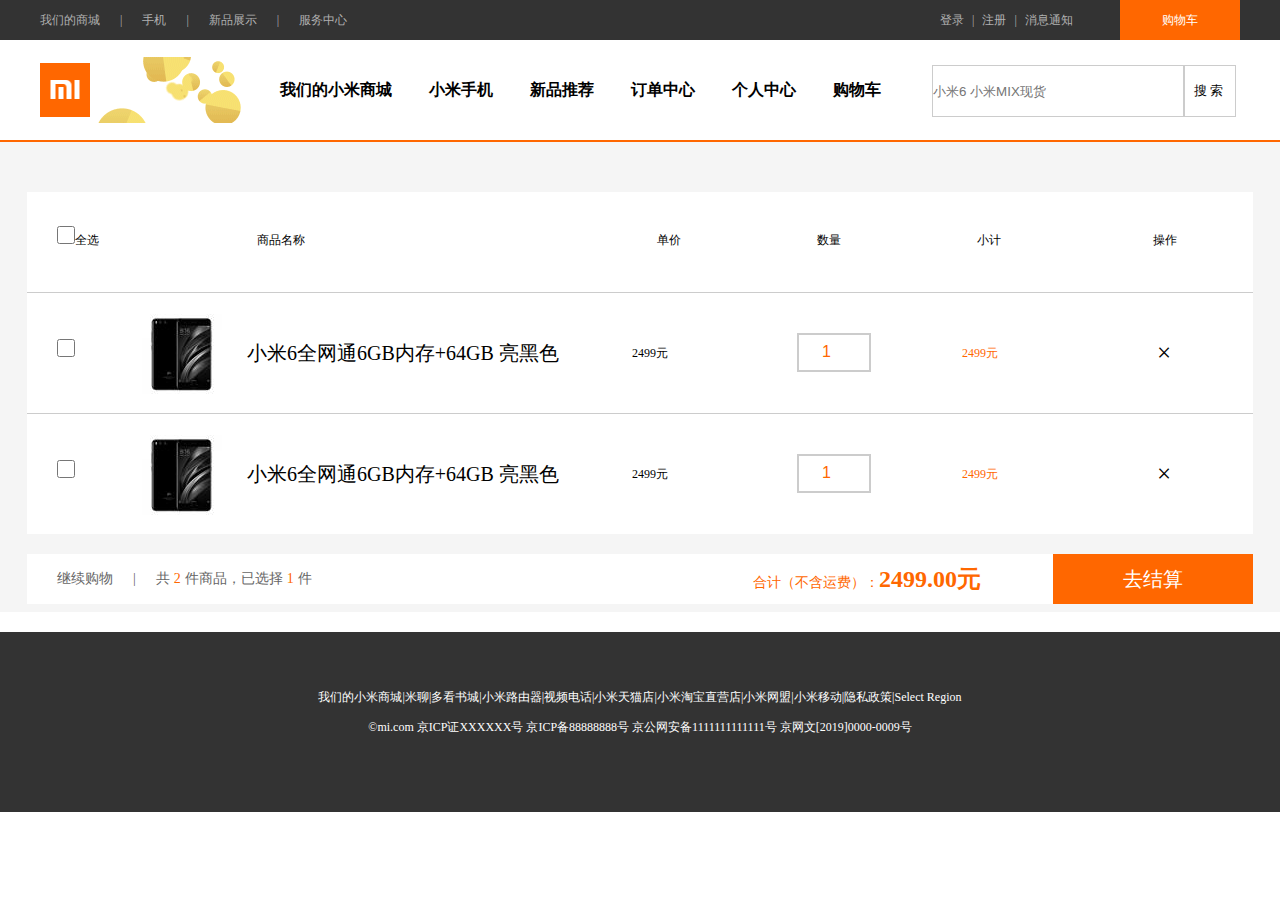
<file: gouwuche.html>
<!DOCTYPE html>
<html lang="en">

<head>
    <meta charset="UTF-8">
    <title>购物车</title>
    <link href="css/style.css" rel="stylesheet" type="text/css" />
</head>

<body>
    <header>
        <!--top 部分开始-->
        <div class="top w">
            <div class="top-left fl">
                <ul>
                    <li><a href="index.html">我们的商城</a></li>
                    <li>|</li>
                    <li><a href="shouji.html">手机</a></li>
                    <li>|</li>
                    <li><a href="new.html">新品展示</a></li>
                    <li>|</li>
                    <li><a href="geren.html">服务中心</a></li>
                    <div class="clear"></div>
                </ul>
            </div>
            <div class="top-right fr">
                <ul>
                    <li><a href="denglu.html">登录</a></li>
                    <li>|</li>
                    <li><a href="zhuce.html">注册</a></li>
                    <li>|</li>
                    <li><a href="dingdan.html">消息通知</a></li>
                    <div class="clear"></div>
                </ul>
                <a href="gouwuche.html">购物车</a>
            </div>
            <div class="clear"></div>
        </div>
        <!--top 部分结束-->
    </header>

    <!--nav 部分开始-->
    <div class="top-nav w">
        <a href="index.html">
            <div class="logo fl"></div>
        </a>
        <a href="new.html">
            <div class="new fl"></div>
        </a>
        <div class="nav-inner fl">
            <ul>
                <li><a href="index.html">我们的小米商城</a></li>
                <li><a href="shouji.html">小米手机</a></li>
                <li><a href="new.html">新品推荐</a></li>
                <li><a href="dingdan.html">订单中心</a></li>
                <li><a href="geren.html">个人中心</a></li>
                <li><a href="gouwuche.html">购物车</a></li>
            </ul>
        </div>
        <div class="ss fr">
            <form action="" method="post">
                <div class="text fl">
                    <input type="text" class="shuru" placeholder="小米6&nbsp;小米MIX现货">
                </div>
                <div class="submit fl">
                    <input type="submit" class="sousuo" value="搜索">
                </div>
                <div class="clear"></div>
            </form>
            <div class="clear"></div>
        </div>

    </div>
    <!--nav 部分结束-->

    <!-- 主体	 开始-->
    <div class="gouxiantiao"></div>
    <div class="gwcxqbj">
        <div class="gwcxd center">
            <div class="top2 center">
                <div class="sub_top fl">
                    <input type="checkbox" value="quanxuan" class="quanxuan" />全选
                </div>
                <div class="sub_top fl">商品名称</div>
                <div class="sub_top fl">单价</div>
                <div class="sub_top fl">数量</div>
                <div class="sub_top fl">小计</div>
                <div class="sub_top fr">操作</div>
                <div class="clear"></div>
            </div>
            <div class="content2 center">
                <div class="sub_content fl ">
                    <input type="checkbox" value="quanxuan" class="quanxuan" />
                </div>
                <div class="sub_content fl"><img src="./image/gwc_xiaomi6.jpg"></div>
                <div class="sub_content fl ft20">小米6全网通6GB内存+64GB 亮黑色</div>
                <div class="sub_content fl ">2499元</div>
                <div class="sub_content fl">
                    <input class="shuliang" type="number" value="1" step="1" min="1">
                </div>
                <div class="sub_content fl">2499元</div>
                <div class="sub_content fl"><a href="">×</a></div>
                <div class="clear"></div>
            </div>
            <div class="content2 center">
                <div class="sub_content fl ">
                    <input type="checkbox" value="quanxuan" class="quanxuan" />
                </div>
                <div class="sub_content fl"><img src="./image/gwc_xiaomi6.jpg"></div>
                <div class="sub_content fl ft20">小米6全网通6GB内存+64GB 亮黑色</div>
                <div class="sub_content fl ">2499元</div>
                <div class="sub_content fl">
                    <input class="shuliang" type="number" value="1" step="1" min="1">
                </div>
                <div class="sub_content fl">2499元</div>
                <div class="sub_content fl"><a href="">×</a></div>
                <div class="clear"></div>
            </div>
        </div>
        <div class="jiesuandan mt20 center">
            <div class="tishi fl ml20">
                <ul>
                    <li><a href="./liebiao.html">继续购物</a></li>
                    <li>|</li>
                    <li>共<span>2</span>件商品，已选择<span>1</span>件</li>
                    <div class="clear"></div>
                </ul>
            </div>
            <div class="jiesuan fr">
                <div class="jiesuanjiage fl">合计（不含运费）：<span>2499.00元</span></div>
                <div class="jsanniu fr"><input class="jsan" type="submit" name="jiesuan" value="去结算" /></div>
                <div class="clear"></div>
            </div>
            <div class="clear"></div>
        </div>

    </div>
    <!-- 主体    结束-->

    <!-- footer	 开始-->
    <footer class="mt20">
        <div class="footer-inner w"></div>
        <div class="mt20">我们的小米商城|米聊|多看书城|小米路由器|视频电话|小米天猫店|小米淘宝直营店|小米网盟|小米移动|隐私政策|Select Region</div>
        <div>©mi.com 京ICP证XXXXXX号 京ICP备88888888号 京公网安备1111111111111号 京网文[2019]0000-0009号</div>
    </footer>
    <!-- footer  结束-->
</body>

</html>
</file>
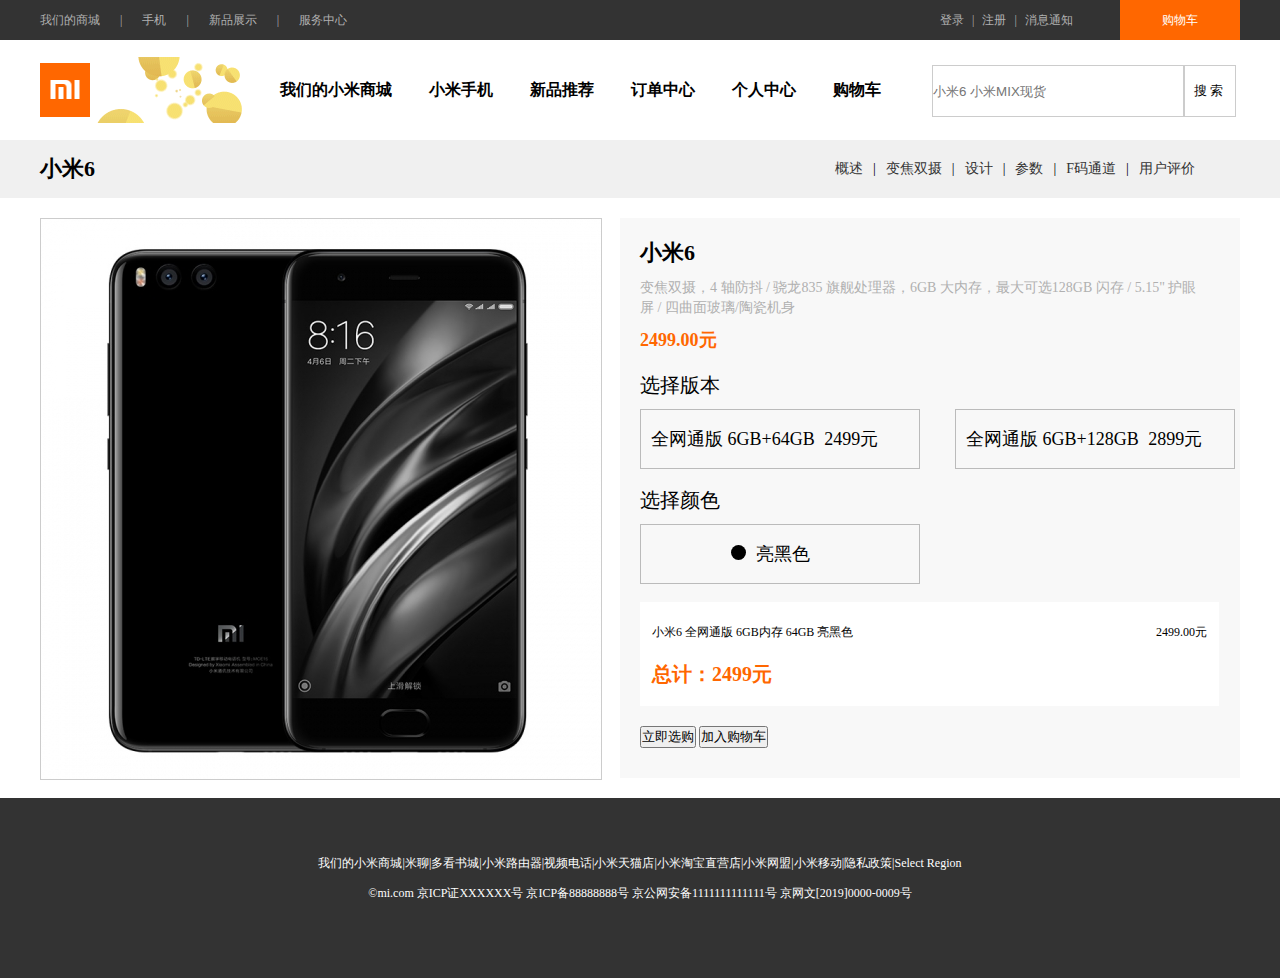
<file: new.html>
<!DOCTYPE html>
<html lang="en">

<head>
    <meta charset="UTF-8">
    <title>我们的小米6</title>
    <link href="css/style.css" rel="stylesheet" type="text/css" />
</head>

<body>
    <header>
        <!--top 部分开始-->
        <div class="top w">
            <div class="top-left fl">
                <ul>
                    <li><a href="index.html">我们的商城</a></li>
                    <li>|</li>
                    <li><a href="shouji.html">手机</a></li>
                    <li>|</li>
                    <li><a href="new.html">新品展示</a></li>
                    <li>|</li>
                    <li><a href="geren.html">服务中心</a></li>
                    <div class="clear"></div>
                </ul>
            </div>
            <div class="top-right fr">
                <ul>
                    <li><a href="denglu.html">登录</a></li>
                    <li>|</li>
                    <li><a href="zhuce.html">注册</a></li>
                    <li>|</li>
                    <li><a href="dingdan.html">消息通知</a></li>
                    <div class="clear"></div>
                </ul>
                <a href="gouwuche.html">购物车</a>
            </div>
            <div class="clear"></div>
        </div>
        <!--top 部分结束-->
    </header>
    <!--nav 部分开始-->
    <div class="top-nav w">
        <a href="index.html">
            <div class="logo fl"></div>
        </a>
        <a href="new.html">
            <div class="new fl"></div>
        </a>
        <div class="nav-inner fl">
            <ul>
                <li><a href="index.html">我们的小米商城</a></li>
                <li><a href="shouji.html">小米手机</a></li>
                <li><a href="new.html">新品推荐</a></li>
                <li><a href="dingdan.html">订单中心</a></li>
                <li><a href="geren.html">个人中心</a></li>
                <li><a href="gouwuche.html">购物车</a></li>
            </ul>
        </div>
        <div class="ss fr">
            <form action="" method="post">
                <div class="text fl">
                    <input type="text" class="shuru" placeholder="小米6&nbsp;小米MIX现货">
                </div>
                <div class="submit fl">
                    <input type="submit" class="sousuo" value="搜索">
                </div>
                <div class="clear"></div>
            </form>
            <div class="clear"></div>
        </div>

    </div>
    <!--nav 部分结束-->


    <!--主体部分 开始-->
    <form action="post" method="">
        <div class="xiangqing">
            <div class="neirong w">
                <div class="xiaomi6 fl">小米6</div>
                <nav class="fr">
                    <li><a href="">概述</a></li>
                    <li>|</li>
                    <li><a href="">变焦双摄</a></li>
                    <li>|</li>
                    <li><a href="">设计</a></li>
                    <li>|</li>
                    <li><a href="">参数</a></li>
                    <li>|</li>
                    <li><a href="">F码通道</a></li>
                    <li>|</li>
                    <li><a href="">用户评价</a></li>
                    <div class="clear"></div>
                </nav>
                <div class="clear"></div>
            </div>
        </div>

        <div class="jieshao mt20 w">
            <div class="j-left fl"><img src="./image/liebiao_xiaomi6.jpg"></div>
            <div class="j-right fr">
                <div class="h3 ml20 mt20">小米6</div>
                <div class="jianjie mr40 ml20 mt10">变焦双摄，4 轴防抖 / 骁龙835 旗舰处理器，6GB 大内存，最大可选128GB 闪存 / 5.15" 护眼屏 / 四曲面玻璃/陶瓷机身</div>
                <div class="jiage ml20 mt10">2499.00元</div>
                <div class="ft20 ml20 mt20">选择版本</div>
                <div class="xzbb ml20 mt10">
                    <div class="banben fl">
                        <a>
                            <span>全网通版 6GB+64GB </span>
                            <span>2499元</span>
                        </a>
                    </div>
                    <div class="banben fr">
                        <a>
                            <span>全网通版 6GB+128GB</span>
                            <span>2899元</span>
                        </a>
                    </div>
                    <div class="clear"></div>
                </div>
                <div class="ft20 ml20 mt20">选择颜色</div>
                <div class="xzbb ml20 mt10">
                    <div class="banben">
                        <a>
                            <span class="yuandian"></span>
                            <span class="yanse">亮黑色</span>
                        </a>
                    </div>

                </div>
                <div class="xqxq mt20 ml20">
                    <div class="top1 mt10">
                        <div class="left1 fl">小米6 全网通版 6GB内存 64GB 亮黑色</div>
                        <div class="right1 fr">2499.00元</div>
                        <div class="clear"></div>
                    </div>
                    <div class="bot mt20 ft20 ftbc">总计：2499元</div>
                </div>
                <div class="xiadan ml20 mt20">
                    <input class="jrgwc" type="button" name="jrgwc" value="立即选购" />
                    <input class="jrgwc" type="button" name="jrgwc" value="加入购物车" />

                </div>
            </div>
            <div class="clear"></div>
        </div>
    </form>
    <!--主体部分 结束-->

    <!-- footer	 开始-->
    <footer class="mt20">
        <div class="footer-inner w"></div>
        <div class="mt20">我们的小米商城|米聊|多看书城|小米路由器|视频电话|小米天猫店|小米淘宝直营店|小米网盟|小米移动|隐私政策|Select Region</div>
        <div>©mi.com 京ICP证XXXXXX号 京ICP备88888888号 京公网安备1111111111111号 京网文[2019]0000-0009号</div>
    </footer>
    <!-- footer  结束-->
</body>

</html>
</file>
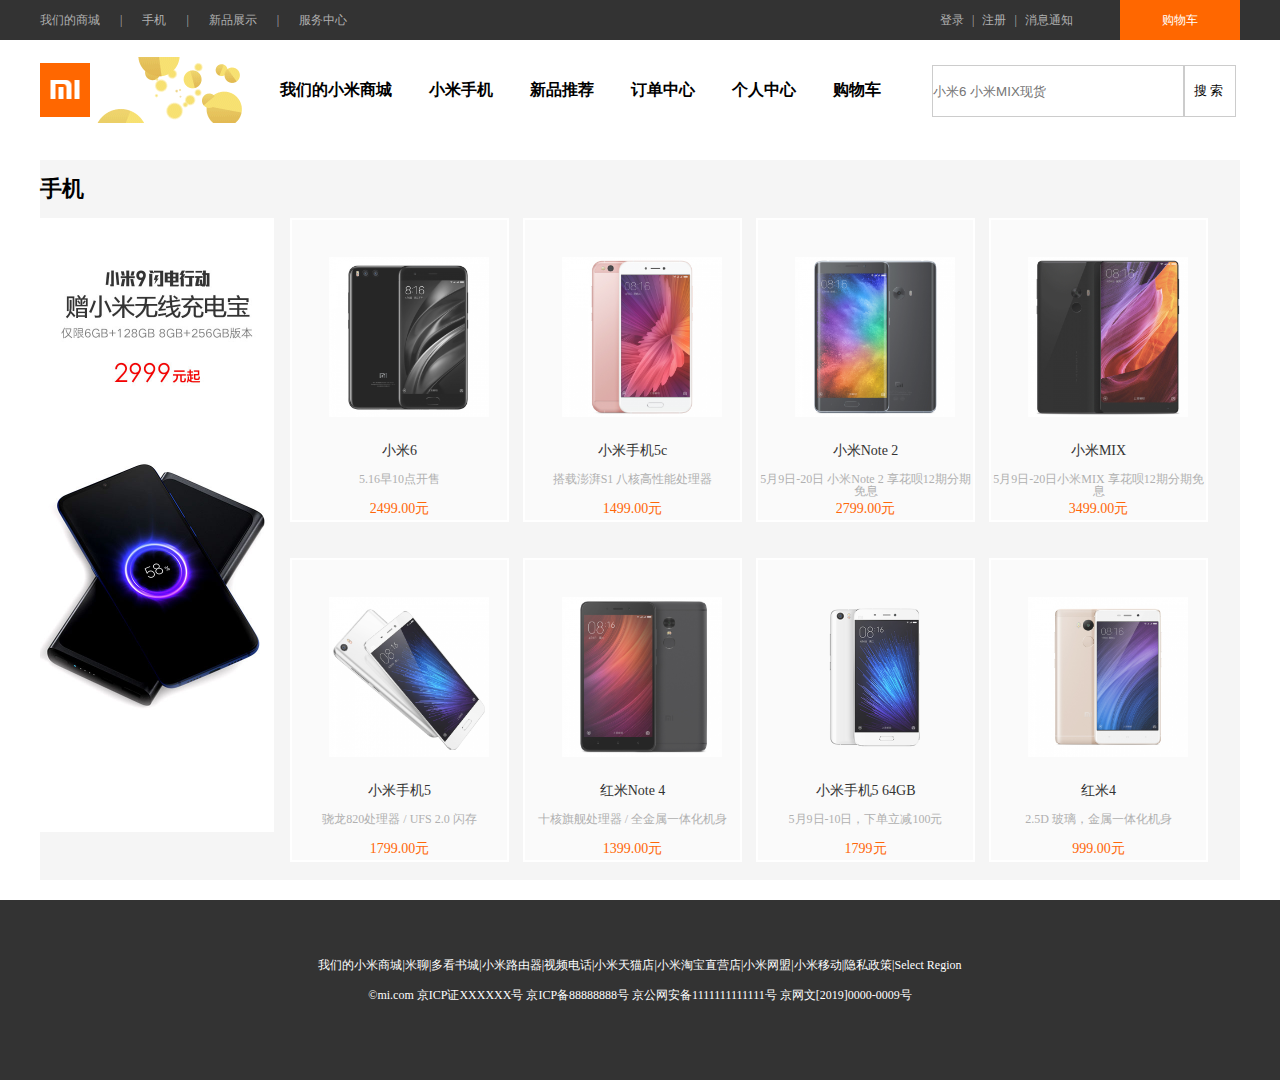
<file: shouji.html>
<!DOCTYPE html>
<html lang="en">

<head>
    <meta charset="UTF-8">
    <title>我们的小米手机</title>
    <link href="css/style.css" rel="stylesheet" type="text/css" />
</head>

<body>
    <header>
        <!--top 部分开始-->
        <div class="top w">
            <div class="top-left fl">
                <ul>
                    <li><a href="index.html">我们的商城</a></li>
                    <li>|</li>
                    <li><a href="shouji.html">手机</a></li>
                    <li>|</li>
                    <li><a href="new.html">新品展示</a></li>
                    <li>|</li>
                    <li><a href="geren.html">服务中心</a></li>
                    <div class="clear"></div>
                </ul>
            </div>
            <div class="top-right fr">
                <ul>
                    <li><a href="denglu.html">登录</a></li>
                    <li>|</li>
                    <li><a href="zhuce.html">注册</a></li>
                    <li>|</li>
                    <li><a href="dingdan.html">消息通知</a></li>
                    <div class="clear"></div>
                </ul>
                <a href="gouwuche.html">购物车</a>
            </div>
            <div class="clear"></div>
        </div>
        <!--top 部分结束-->
    </header>
    <!--nav 部分开始-->
    <div class="top-nav w">
        <a href="index.html">
            <div class="logo fl"></div>
        </a>
        <a href="new.html">
            <div class="new fl"></div>
        </a>
        <div class="nav-inner fl">
            <ul>
                <li><a href="index.html">我们的小米商城</a></li>
                <li><a href="shouji.html">小米手机</a></li>
                <li><a href="new.html">新品推荐</a></li>
                <li><a href="dingdan.html">订单中心</a></li>
                <li><a href="geren.html">个人中心</a></li>
                <li><a href="gouwuche.html">购物车</a></li>
            </ul>
        </div>
        <div class="ss fr">
            <form action="" method="post">
                <div class="text fl">
                    <input type="text" class="shuru" placeholder="小米6&nbsp;小米MIX现货">
                </div>
                <div class="submit fl">
                    <input type="submit" class="sousuo" value="搜索">
                </div>
                <div class="clear"></div>
            </form>
            <div class="clear"></div>
        </div>

    </div>
    <!--nav 部分结束-->

    <!-- 主体 开始-->
    <div class="shouji w">
        <div class="biaoti w">手机</div>
        <div class="sj-box">
            <div class="sj-left fl">
                <img src="image/sjl.jpg" alt="">
            </div>
            <div class="sj-right fr">
                <div class="main center">
                    <div class="mingxing fl mb20" style="border:2px solid #fff;width:215px;cursor:pointer;" onmouseout="this.style.border='2px solid #fff'" onmousemove="this.style.border='2px solid red'">
                        <div class="sub_mingxing">
                            <a href="#" target="_blank"><img src="./image/liebiao_xiaomi6.jpg" alt=""></a>
                        </div>
                        <div class="pinpai"><a href="#" target="_blank">小米6</a></div>
                        <div class="youhui">5.16早10点开售</div>
                        <div class="jiage">2499.00元</div>
                    </div>
                    <div class="mingxing fl mb20" style="border:2px solid #fff;width:215px;cursor:pointer;" onmouseout="this.style.border='2px solid #fff'" onmousemove="this.style.border='2px solid red'">
                        <div class="sub_mingxing">
                            <a href="#"><img src="./image/liebiao_xiaomi5c.jpg" alt=""></a>
                        </div>
                        <div class="pinpai"><a href="#">小米手机5c</a></div>
                        <div class="youhui">搭载澎湃S1 八核高性能处理器</div>
                        <div class="jiage">1499.00元</div>
                    </div>
                    <div class="mingxing fl" style="border:2px solid #fff;width:215px;cursor:pointer;" onmouseout="this.style.border='2px solid #fff'" onmousemove="this.style.border='2px solid red'">
                        <div class="sub_mingxing">
                            <a href=""><img src="./image/liebiao_xiaomint2.jpg" alt=""></a>
                        </div>
                        <div class="pinpai"><a href="">小米Note 2</a></div>
                        <div class="youhui">5月9日-20日 小米Note 2 享花呗12期分期免息</div>
                        <div class="jiage">2799.00元</div>
                    </div>
                    <div class="mingxing fl mb20" style="border:2px solid #fff;width:215px;cursor:pointer;" onmouseout="this.style.border='2px solid #fff'" onmousemove="this.style.border='2px solid red'">
                        <div class="sub_mingxing">
                            <a href=""><img src="./image/liebiao_xiaomimix.jpg" alt=""></a>
                        </div>
                        <div class="pinpai"><a href="">小米MIX</a></div>
                        <div class="youhui">5月9日-20日小米MIX 享花呗12期分期免息</div>
                        <div class="jiage">3499.00元</div>
                    </div>
                    <div class="clear"></div>
                </div>
                <div class="main center mb20">
                    <div class="mingxing fl mb20" style="border:2px solid #fff;width:215px;cursor:pointer;" onmouseout="this.style.border='2px solid #fff'" onmousemove="this.style.border='2px solid red'">
                        <div class="sub_mingxing">
                            <a href=""><img src="./image/liebiao_xiaomi5.jpg" alt=""></a>
                        </div>
                        <div class="pinpai"><a href="">小米手机5</a></div>
                        <div class="youhui">骁龙820处理器 / UFS 2.0 闪存</div>
                        <div class="jiage">1799.00元</div>
                    </div>
                    <div class="mingxing fl mb20" style="border:2px solid #fff;width:215px;cursor:pointer;" onmouseout="this.style.border='2px solid #fff'" onmousemove="this.style.border='2px solid red'">
                        <div class="sub_mingxing">
                            <a href=""><img src="./image/liebiao_hongmin4.jpg" alt=""></a>
                        </div>
                        <div class="pinpai"><a href="">红米Note 4</a></div>
                        <div class="youhui">十核旗舰处理器 / 全金属一体化机身 </div>
                        <div class="jiage">1399.00元</div>
                    </div>
                    <div class="mingxing fl mb20" style="border:2px solid #fff;width:215px;cursor:pointer;" onmouseout="this.style.border='2px solid #fff'" onmousemove="this.style.border='2px solid red'">
                        <div class="sub_mingxing">
                            <a href=""><img src="./image/pinpai3.png" alt=""></a>
                        </div>
                        <div class="pinpai"><a href="">小米手机5 64GB</a></div>
                        <div class="youhui">5月9日-10日，下单立减100元</div>
                        <div class="jiage">1799元</div>
                    </div>
                    <div class="mingxing fl mb20" style="border:2px solid #fff;width:215px;cursor:pointer;" onmouseout="this.style.border='2px solid #fff'" onmousemove="this.style.border='2px solid red'">
                        <div class="sub_mingxing">
                            <a href=""><img src="./image/liebiao_hongmin42.jpg" alt=""></a>
                        </div>
                        <div class="pinpai"><a href="">红米4</a></div>
                        <div class="youhui">2.5D 玻璃，金属一体化机身</div>
                        <div class="jiage">999.00元</div>
                    </div>
                    <div class="clear"></div>
                </div>
            </div>
        </div>
    </div>
    <!-- 主体 结束-->

    <!-- footer	 开始-->
    <footer class="mt20">
        <div class="footer-inner w"></div>
        <div class="mt20">我们的小米商城|米聊|多看书城|小米路由器|视频电话|小米天猫店|小米淘宝直营店|小米网盟|小米移动|隐私政策|Select Region</div>
        <div>©mi.com 京ICP证XXXXXX号 京ICP备88888888号 京公网安备1111111111111号 京网文[2019]0000-0009号</div>
    </footer>
    <!-- footer  结束-->
</body>

</html>
</file>
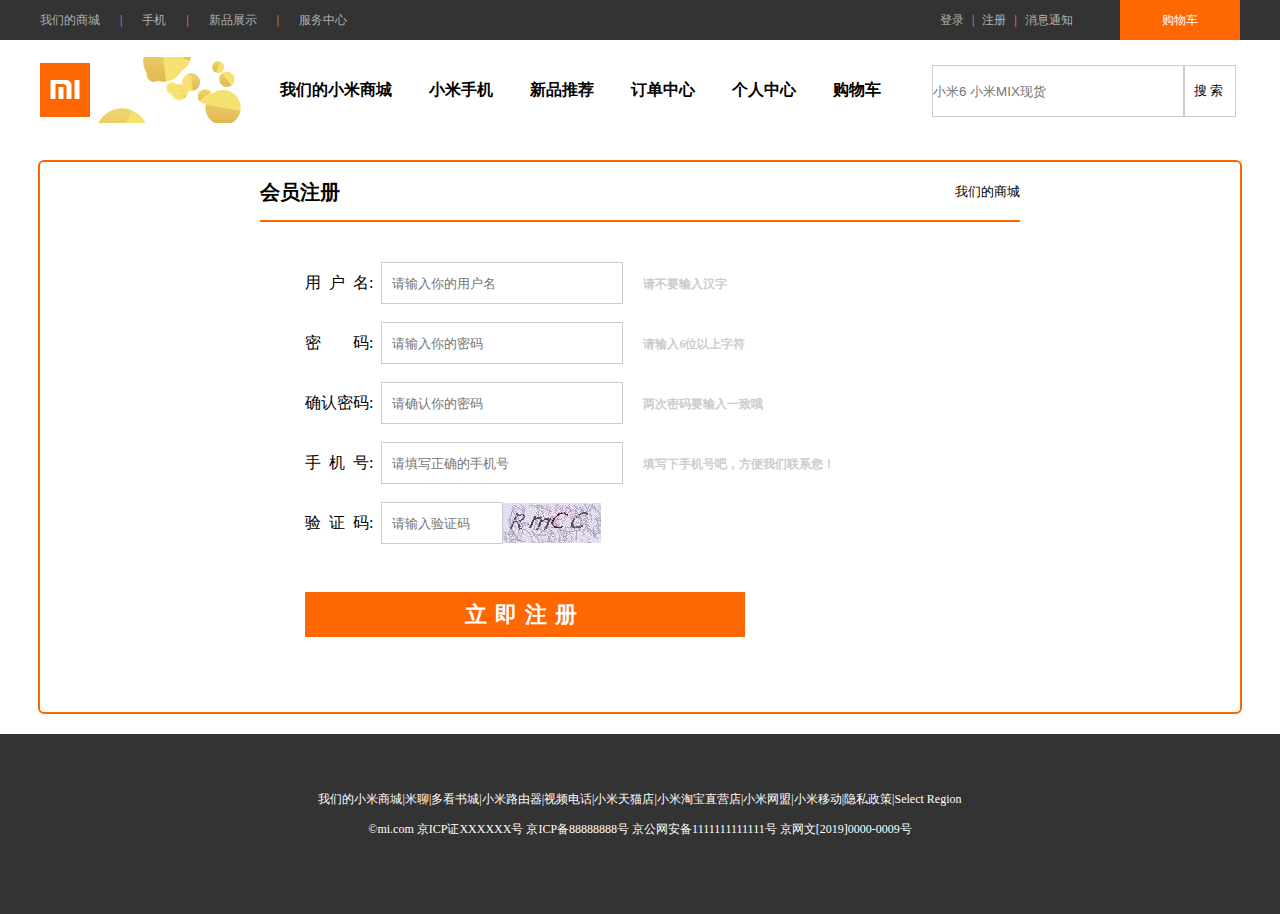
<file: zhuce.html>
<!DOCTYPE html>
<html lang="en">

<head>
    <meta charset="UTF-8">
    <title>欢迎注册</title>
    <link href="css/style.css" rel="stylesheet" type="text/css" />
</head>

<body>
    <header>
        <!--top 部分开始-->
        <div class="top w">
            <div class="top-left fl">
                <ul>
                    <li><a href="index.html">我们的商城</a></li>
                    <li>|</li>
                    <li><a href="shouji.html">手机</a></li>
                    <li>|</li>
                    <li><a href="new.html">新品展示</a></li>
                    <li>|</li>
                    <li><a href="geren.html">服务中心</a></li>
                    <div class="clear"></div>
                </ul>
            </div>
            <div class="top-right fr">
                <ul>
                    <li><a href="denglu.html">登录</a></li>
                    <li>|</li>
                    <li><a href="zhuce.html">注册</a></li>
                    <li>|</li>
                    <li><a href="dingdan.html">消息通知</a></li>
                    <div class="clear"></div>
                </ul>
                <a href="gouwuche.html">购物车</a>
            </div>
            <div class="clear"></div>
        </div>
        <!--top 部分结束-->
    </header>

    <!--nav 部分开始-->
    <div class="top-nav w">
        <a href="index.html">
            <div class="logo fl"></div>
        </a>
        <a href="new.html">
            <div class="new fl"></div>
        </a>
        <div class="nav-inner fl">
            <ul>
                <li><a href="index.html">我们的小米商城</a></li>
                <li><a href="shouji.html">小米手机</a></li>
                <li><a href="new.html">新品推荐</a></li>
                <li><a href="dingdan.html">订单中心</a></li>
                <li><a href="geren.html">个人中心</a></li>
                <li><a href="gouwuche.html">购物车</a></li>
            </ul>
        </div>
        <div class="ss fr">
            <form action="" method="post">
                <div class="text fl">
                    <input type="text" class="shuru" placeholder="小米6&nbsp;小米MIX现货">
                </div>
                <div class="submit fl">
                    <input type="submit" class="sousuo" value="搜索">
                </div>
                <div class="clear"></div>
            </form>
            <div class="clear"></div>
        </div>

    </div>
    <!--nav 部分结束-->

    <!-- 主体	 开始-->
    <form method="post" action="#">
        <div class="regist">
            <div class="regist_center">
                <div class="regist_top">
                    <div class="zc-left fl">会员注册</div>
                    <div class="zc-right fr"><a href="./index.html" target="_self">我们的商城</a></div>
                    <div class="clear"></div>
                    <div class="xian center"></div>
                </div>
                <div class="regist_main center">
                    <div class="username">用&nbsp;&nbsp;户&nbsp;&nbsp;名:&nbsp;&nbsp;<input class="shurukuang" type="text" name="username" placeholder="请输入你的用户名" /><span>请不要输入汉字</span></div>
                    <div class="username">密&nbsp;&nbsp;&nbsp;&nbsp;&nbsp;&nbsp;&nbsp;&nbsp;码:&nbsp;&nbsp;<input class="shurukuang" type="password" name="password" placeholder="请输入你的密码" /><span>请输入6位以上字符</span></div>

                    <div class="username">确认密码:&nbsp;&nbsp;<input class="shurukuang" type="password" name="repassword" placeholder="请确认你的密码" /><span>两次密码要输入一致哦</span></div>
                    <div class="username">手&nbsp;&nbsp;机&nbsp;&nbsp;号:&nbsp;&nbsp;<input class="shurukuang" type="text" name="tel" placeholder="请填写正确的手机号" /><span>填写下手机号吧，方便我们联系您！</span></div>
                    <div class="username">
                        <div class="ze-left fl">验&nbsp;&nbsp;证&nbsp;&nbsp;码:&nbsp;&nbsp;<input class="yanzhengma" type="text" name="username" placeholder="请输入验证码" /></div>
                        <div class="ze-right fl"><img src="./image/yanzhengma.jpg"></div>
                        <div class="clear"></div>
                    </div>
                </div>
                <div class="regist_submit">
                    <input class="submit" type="submit" name="submit" value="立即注册">
                </div>

            </div>
        </div>
    </form>
    <!-- 主体    结束-->

    <!-- footer	 开始-->
    <footer class="mt20">
        <div class="footer-inner w"></div>
        <div class="mt20">我们的小米商城|米聊|多看书城|小米路由器|视频电话|小米天猫店|小米淘宝直营店|小米网盟|小米移动|隐私政策|Select Region</div>
        <div>©mi.com 京ICP证XXXXXX号 京ICP备88888888号 京公网安备1111111111111号 京网文[2019]0000-0009号</div>
    </footer>
    <!-- footer  结束-->
</body>

</html>
</file>
<file: css/style.css>
* {
    margin: 0;
    padding: 0;
    text-decoration: none;
    list-style-type: none;
}


/*样式初始化*/

* {
    margin: 0;
    padding: 0;
}

a {
    text-decoration: none;
    color: #000;
}

img {
    border: 0;
    vertical-align: middle;
}

ul li {
    list-style: none;
}

body,
h1,
h2,
h3,
h4,
h5,
h6 {
    font: 12px 宋体;
}


/*预定义样式*/

.w {
    width: 1200px;
    margin: 0 auto;
}

.fl {
    float: left;
}

.fr {
    float: right;
}

.clear {
    clear: both;
}

.center {
    margin: 0 auto;
}

.border {
    border: 1px solid red;
}

.border2 {
    border: 2px solid #ff6700;
}

table {
    width: 360px;
    height: 240px;
    border: none;
    margin: 0 auto;
}

tr,
th,
td {
    height: 20px;
}

th {
    width: 60px;
}

input:focus {
    border: 2px solid #ff6700;
}

img {
    border: none;
}

.mt20 {
    margin-top: 20px;
}

.mt10 {
    margin-top: 10px;
}

.ml20 {
    margin-left: 20px;
}

.ml40 {
    margin-left: 40px;
}

.mr40 {
    margin-right: 40px;
}

.mb20 {
    margin-bottom: 20px;
}

.border2 {
    border: 2px solid #ff6700;
}

.ft20 {
    font-size: 20px;
}

.ftbc {
    color: #ff6700;
    font-weight: bold;
}

.pr {
    padding-right: 40px;
}

.h3 {
    font-size: 22px;
    font-weight: bold;
}


/*头部开始*/

header {
    background-color: #333;
    width: 100%;
    height: 40px;
}

header .top {
    line-height: 40px;
    height: 40px;
}

header li {
    float: left;
    color: #b0b0b0;
    margin-right: 20px;
}

header li a {
    float: left;
    color: #b0b0b0;
}

.top-right {
    width: 300px;
}

.top-right li {
    margin-right: 8px;
}

.top-right ul {
    float: left;
}

.top-right>a {
    display: inline-block;
    width: 120px;
    height: 40px;
    background-color: #ff6700;
    line-height: 40px;
    text-align: center;
    float: right;
    cursor: pointer;
    color: #fff;
}

.top-nav {
    height: 100px;
}

.logo {
    background: url(../image/logo_top.png) no-repeat center center;
    width: 50px;
    height: 100px;
}

.new {
    width: 180px;
    height: 100px;
    background: url(../image/yyymix.gif) no-repeat center center;
}

.nav-inner {
    height: 100px;
}

.nav-inner li {
    line-height: 100px;
    height: 100px;
    margin-right: 17px;
    float: left;
}

.nav-inner li a {
    color: #000;
    line-height: 100px;
    display: inline-block;
    padding: 0 10px;
    font-size: 16px;
    text-align: center;
    font-weight: 600;
}

.nav-inner li a:hover {
    color: #ff6700;
}

.ss {
    width: 308px;
    height: 100px;
    line-height: 100px;
}

.ss .text {
    width: 250px;
    height: 50px;
    line-height: 50px;
    font-size: 12px;
    margin-top: 25px;
    border: 1px solid #ccc;
}

.text .shuru {
    width: 250px;
    height: 50px;
    border: none;
}

.ss .submit {
    width: 50px;
    height: 50px;
    line-height: 50px;
    text-align: center;
    font-size: 12px;
    margin-top: 25px;
    border: 1px solid #ccc;
}

.ss .sousuo {
    letter-spacing: 3px;
    text-align: center;
    width: 50px;
    height: 50px;
    border: none;
    background: none;
    cursor: pointer;
}

.banner {
    height: 450px;
}

.slider {
    height: 450px;
    width: 1200px;
    margin: 100px auto;
    position: relative;
}

.slider li {
    position: absolute;
    display: none;
}

.slider li a img {
    width: 1200px;
}

.slider li:first-child {
    display: block;
}

.arrow {
    display: none;
}

.slider:hover .arrow {
    display: block;
}

.arrow-left,
.arrow-right {
    font-family: "SimSun", "宋体";
    width: 30px;
    height: 60px;
    background-color: rgba(0, 0, 0, 0.1);
    position: absolute;
    top: 50%;
    margin-top: -30px;
    cursor: pointer;
    text-align: center;
    line-height: 60px;
    color: #fff;
    font-weight: 700;
    font-size: 30px;
}

.arrow-left:hover,
.arrow-right:hover {
    background-color: rgba(0, 0, 0, .5);
}

.arrow-left {
    left: 0;
}

.arrow-right {
    right: 0;
}


/*头部结束*/


/*sub_banner*/

.sub_banner {
    width: 1200px;
    height: 170px;
    margin-top: 15px;
}

.sub_banner .sidebar {
    width: 234px;
    height: 170px;
}

.sub_banner .sidebar div {
    width: 78px;
    height: 85px;
    marign: 0;
    padding: 0;
}

.sub_banner .sidebar div a img {
    opacity: 0.8;
}

.sub_banner .sidebar div a img:hover {
    opacity: 1;
}

.sub_banner .datu {
    width: 308px;
    height: 170px;
    margin-left: 14px;
}

.sub_banner .datu a img {
    width: 308px;
    height: 170px;
    opacity: 0.8;
}

.sub_banner .datu a img:hover {
    opacity: 1;
}


/*左右结构*/

.banner_y {
    width: 1200px;
    height: 460px;
    background: url('../image/banner2.jpg') no-repeat;
    margin: 15px auto;
}

.banner_y .nav {
    width: 234px;
    height: 460px;
    background: rgb(12, 12, 19);
}

.banner_y .nav ul {
    padding: 20px 0;
    position: relative;
}

.banner_y .nav ul li {
    display: block;
    width: 174px;
    height: 40px;
    line-height: 40px;
    font-size: 14px;
    padding: 0 30px;
}

.banner_y .nav ul li .pop {
    width: 800px;
    height: 460px;
    background: #fff;
    position: absolute;
    left: 234px;
    top: 0px;
    display: none;
}

.banner_y .nav ul li:hover .pop {
    display: block;
    box-shadow: 2px 3px 5px #ccc;
    border-top: 1px solid #ccc;
}

.banner_y .nav ul li .pop .left {
    width: 265px;
    height: 460px;
    background: #fff;
}

.banner_y .nav ul li .pop .left div {
    margin-bottom: 3px;
}

.banner_y .nav ul li .pop .left .xuangou_left {
    height: 40px;
    line-height: 40px;
    font-size: 14px;
    margin-left: 10px;
    margin-top: 20px;
}

.banner_y .nav ul li .pop .left .xuangou_left a {
    color: #000;
}

.banner_y .nav ul li .pop .left .xuangou_left a img {
    valign: middle;
}

.banner_y .nav ul li .pop .left .xuangou_left a span {
    display: inline-block;
    margin-left: 10px;
    font-size: 14px;
}

.banner_y .nav ul li .pop .left .xuangou_left a span:hover {
    color: #ff6700;
}

.banner_y .nav ul li .pop .left .xuangou_right {
    margin-top: 25px;
    height: 40px;
    line-height: 40px;
}

.banner_y .nav ul li .pop .left .xuangou_right a {
    display: block;
    width: 60px;
    line-height: 24px;
    height: 24px;
    text-align: center;
    font-size: 12px;
    color: #ff6700;
    border: 1px solid #ff6700;
}

.banner_y .nav ul li .pop .left .xuangou_right a:hover {
    display: block;
    background: #ff6700;
    color: #fff;
}

.banner_y .nav ul li .pop .ctn {
    width: 265px;
    height: 460px;
}

.banner_y .nav ul li .pop .ctn div {
    margin-bottom: 3px;
}

.banner_y .nav ul li .pop .ctn .xuangou_left {
    height: 40px;
    line-height: 40px;
    font-size: 14px;
    margin-left: 10px;
    margin-top: 20px;
}

.banner_y .nav ul li .pop .ctn .xuangou_left a {
    color: #000;
}

.banner_y .nav ul li .pop .ctn .xuangou_left a img {
    valign: middle;
}

.banner_y .nav ul li .pop .ctn .xuangou_left a span {
    display: inline-block;
    margin-left: 10px;
    font-size: 14px;
}

.banner_y .nav ul li .pop .ctn .xuangou_left a span:hover {
    color: #ff6700;
}

.banner_y .nav ul li .pop .ctn .xuangou_right {
    margin-top: 25px;
    height: 40px;
    line-height: 40px;
}

.banner_y .nav ul li .pop .ctn .xuangou_right a {
    display: block;
    width: 60px;
    line-height: 24px;
    height: 24px;
    text-align: center;
    font-size: 12px;
    color: #ff6700;
    border: 1px solid #ff6700;
}

.banner_y .nav ul li .pop .ctn .xuangou_right a:hover {
    display: block;
    background: #ff6700;
    color: #fff;
}

.banner_y .nav ul li .pop .right {
    width: 265px;
    height: 460px;
    margin-right: 5px;
}

.banner_y .nav ul li .pop .right div {
    margin-bottom: 3px;
}

.banner_y .nav ul li .pop .right .xuangou_left {
    height: 40px;
    line-height: 40px;
    font-size: 14px;
    margin-left: 10px;
    margin-top: 20px;
}

.banner_y .nav ul li .pop .right .xuangou_left a {
    color: #000;
}

.banner_y .nav ul li .pop .right .xuangou_left a img {
    valign: middle;
}

.banner_y .nav ul li .pop .right .xuangou_left a span {
    display: inline-block;
    margin-left: 10px;
    font-size: 14px;
}

.banner_y .nav ul li .pop .right .xuangou_left a span:hover {
    color: #ff6700;
}

.banner_y .nav ul li .pop .right .xuangou_right {
    margin-top: 25px;
    height: 40px;
    line-height: 40px;
}

.banner_y .nav ul li .pop .right .xuangou_right a {
    display: block;
    width: 60px;
    line-height: 24px;
    height: 24px;
    text-align: center;
    font-size: 12px;
    color: #ff6700;
    border: 1px solid #ff6700;
}

.banner_y .nav ul li .pop .right .xuangou_right a:hover {
    display: block;
    background: #ff6700;
    color: #fff;
}

.banner_y .nav ul li:hover {
    background: #ff6700;
}

.banner_y .nav ul li a {
    display: inline-block;
    margin-left: 10px;
    color: #fff;
}

.tlinks {
    text-indent: -9999px;
    height: 0;
    line-height: 0;
    font-size: 0;
    overflow: hidden;
}


/*手机*/

.shouji {
    background: rgb(245, 245, 245);
    height: 720px;
}

.biaoti {
    width: 1200px;
    height: 58px;
    line-height: 58px;
    font-size: 22px;
    font-weight: bold;
    margin-top: 20px;
}

.sj-left {
    width: 234px;
}

.sj-left img {
    width: 234px;
}

.sj-right {
    width: 950px;
}

.sj-right .main {
    width: 950px;
    height: 340px;
}

.sj-right .main .mingxing {
    width: 215px;
    height: 300px;
    background: rgb(250, 250, 250);
}

.sj-right .main .mingxing:nth-of-type(1) {
    border-top: 1px solid orange;
    margin-right: 14px;
}

.sj-right .main .mingxing:nth-of-type(2) {
    border-top: 1px solid green;
    margin-right: 14px;
}

.sj-right .main .mingxing:nth-of-type(3) {
    border-top: 1px solid blue;
    margin-right: 14px;
}

.sj-right .main .mingxing:nth-of-type(4) {
    border-top: 1px solid red;
    margin-right: 14px;
}

.sj-right .main .mingxing:nth-of-type(5) {
    border-top: 1px solid teal;
}

.sj-right .main .mingxing .sub_mingxing {
    padding: 37px;
}

.sj-right .main .mingxing .sub_mingxing a img {
    display: block;
    width: 160px;
    height: 160px;
    opacity: 0.85
}

.sj-right .main .mingxing .sub_mingxing a img:hover {
    width: 160px;
    height: 160px;
    opacity: 1;
}

.sj-right .main .mingxing .pinpai {
    width: 215px;
    height: 14px;
    line-height: 14px;
    text-align: center;
    margin-top: -10px;
}

.sj-right .main .mingxing .pinpai a {
    font-size: 14px;
    color: #333;
}

.sj-right .main .mingxing .youhui {
    width: 215px;
    height: 12px;
    line-height: 12px;
    margin: 15px 0;
    font-size: 12px;
    color: rgb(176, 176, 176);
    text-align: center;
}

.sj-right .main .mingxing .jiage {
    font-size: 14px;
    text-align: center;
    color: #ff6709;
}


/*xiangqing*/

.xiangqing {
    width: 100%;
    height: 58px;
    background: rgb(240, 240, 240);
}

.xiangqing .neirong {
    height: 58px;
    width: 1200px;
}

.xiangqing .neirong .xiaomi6 {
    width: 300px;
    height: 58px;
    line-height: 58px;
    font-size: 22px;
    font-weight: bold;
}

.xiangqing .neirong nav {
    display: inline-block;
    width: 410px;
    height: 58px;
    line-height: 58px;
}

.xiangqing .neirong nav li {
    font-size: 14px;
    float: left;
    display: block;
    margin: 0px 5px;
}

.xiangqing .neirong nav li a {
    color: #333;
    font-size: 14px;
}

.xiangqing .neirong nav li a:hover {
    color: #ff6700;
}


/*jieshao*/

.jieshao {
    height: 560px;
}

.jieshao .j-left {
    width: 560px;
    height: 560px;
    border: 1px solid #ccc;
}

.jieshao .j-right {
    width: 620px;
    background: rgb(248, 248, 248);
    height: 560px;
}

.jieshao .j-right .jianjie {
    font-size: 14px;
    color: rgb(176, 176, 176);
    line-height: 20px;
}

.jieshao .j-right .jiage {
    font-size: 18px;
    color: #ff6700;
    font-weight: bold;
}

.jieshao .j-right .xzbb {
    height: 58px;
    line-height: 58px;
}

.jieshao .j-right .xzbb .banben {
    height: 58px;
    line-height: 58px;
    width: 278px;
    cursor: pointer;
    margin-right: 5px;
    border: 1px solid #bbb;
}

.jieshao .j-right .xzbb .banben a {
    display: block;
    font-size: 18px;
    color: #000;
    padding: 0 10px;
}

.jieshao .j-right .xzbb .banben a span {
    display: inline-block;
    margin-right: 5px;
}

.jieshao .j-right .xzbb .banben a:hover {
    color: #ff6700;
}

.jieshao .j-right .xzbb .banben:hover {
    border: 1px solid #ff6700;
}

.jieshao .j-right .xzbb .banben a .yuandian {
    display: inline-block;
    height: 15px;
    width: 15px;
    border-radius: 50%;
    background: #000;
    margin-left: 80px;
}

.xqxq {
    height: 80px;
    width: 555px;
    background: rgb(255, 255, 255);
    padding: 12px;
}


/*登录*/

.form {
    width: 1200px;
    height: 588px;
    background: url("../image/login_bg.jpg") no-repeat center center;
    padding-top: 30px;
}

.login {
    width: 400px;
    height: 470px;
    /* border: 1px solid #ff6700; */
    margin: 0px auto;
    background: #444;
    color: #fff;
    margin-right: 0px;
    border-radius: 4px;
}

.login-center {
    width: 360px;
    margin: 10px auto;
}

.login .login-top {
    margin: 10px 0;
}

.login .login-top .dl-left {
    height: 40px;
    line-height: 40px;
    font-weight: bold;
    font-size: 20px;
}

.login .login-top .dl-right {
    height: 40px;
    line-height: 40px;
    font-size: 13px;
}

.login .login-top .dl-right a {
    color: red;
    font-weight: bold;
}

.xian {
    height: 2px;
    background: #ff6700;
    margin: 8px auto;
}

.login_main {
    padding: 20px 0;
}

.login_main .username {
    font: 16px Times New Roman;
    height: 40px;
    line-height: 40px;
    margin: 35px 0;
}

.login_main .username .shurukuang {
    width: 220px;
    height: 30px;
    border: 1px solid #ccc;
    padding: 5px 10px;
}

.login_main .username .yanzhengma {
    width: 100px;
    height: 30px;
    border: 1px solid #ccc;
    padding: 5px 10px;
}

.login_main .username .shurukuang:focus {
    border: 1px solid blue;
    background: #F0FFFF;
}

.login_main .username .yanzhengma:focus {
    border: 1px solid blue;
    background: #F0FFFF;
}

.login_main .username .right {
    margin-left: 20px;
}

.login .login-center .login_submit {
    margin: 15px auto;
}

.login .login-center .submit {
    border: none;
    width: 240px;
    height: 45px;
    margin-left: 55px;
    background: #ff6700;
    color: #fff;
    font-size: 20px;
    font-weight: bold;
    letter-spacing: 2px;
    cursor: pointer;
    border-radius: 4px;
}

.login .login-center .submit:hover {
    border: 1px solid #fff;
}


/*个人中心*/

.grzxbj {
    width: 100%;
    height: auto;
    background: rgb(245, 245, 245);
    padding-bottom: 20px;
    padding-top: 20px;
}

.grzxbj .selfinfo {
    width: 1226px;
}

.grzxbj .selfinfo .lfnav {
    width: 234px;
    height: 500px;
    background: #fff;
}

.grzxbj .selfinfo .lfnav .ddzx {
    width: 234px;
    height: 40px;
    line-height: 40px;
    font-size: 19px;
    margin: 30px 20px 10px 40px;
    color: rgb(51, 51, 51);
}

.grzxbj .selfinfo .lfnav .subddzx ul li {
    display: block;
    width: 194px;
    height: 40px;
    line-height: 40px;
    padding-left: 40px;
}

.grzxbj .selfinfo .lfnav .subddzx ul li a {
    color: rgb(117, 117, 117);
}

.grzxbj .selfinfo .lfnav .subddzx ul li a:hover {
    color: rgb(51, 51, 51);
}

.grzxbj .selfinfo .rtcont {
    width: 978px;
    height: 500px;
    background: #fff;
}

.grzxbj .selfinfo .rtcont .ddzxbt {
    width: 938px;
    height: 60px;
    line-height: 60px;
    font-size: 22px;
    font-weight: bold;
    color: rgb(117, 117, 117);
    padding-left: 40px;
    border-bottom: 1px solid #ccc;
}

.grzxbj .selfinfo .rtcont .grzlbt {
    width: 938px;
    height: 60px;
    line-height: 60px;
    font-size: 20px;
    color: rgb(117, 117, 117);
}

.grzxbj .selfinfo .rtcont .subgrzl {
    height: 45px;
    line-height: 45px;
    width: 900px;
    background: rgb(253, 253, 253);
    border: 1px solid #aaa;
    margin-top: 10px;
    margin-bottom: 10px;
    border-radius: 3px;
}

.grzxbj .selfinfo .rtcont .subgrzl span:nth-of-type(1) {
    display: inline-block;
    font-size: 15px;
    font-weight: bold;
    color: rgb(117, 117, 117);
    width: 70px;
    height: 45px;
    line-height: 45px;
    padding-left: 20px;
}

.grzxbj .selfinfo .rtcont .subgrzl span:nth-of-type(2) {
    display: inline-block;
    font-size: 15px;
    color: rgb(117, 117, 117);
    width: 480px;
    height: 45px;
    line-height: 45px;
    padding-left: 120px;
}

.grzxbj .selfinfo .rtcont .subgrzl span:nth-of-type(3) {
    display: inline-block;
    font-size: 15px;
    width: 160px;
    height: 45px;
    line-height: 45px;
    text-align: right;
}

.grzxbj .selfinfo .rtcont .subgrzl span a {
    color: teal;
}

.grzxbj .selfinfo .rtcont .subgrzl span a:hover {
    color: #ff6700;
}


/*订单中心*/

.grzxbj .selfinfo .rtcont .ddxq {
    width: 938px;
    height: 120px;
    line-height: 120px;
    font-size: 17px;
    color: rgb(117, 117, 117);
    border-bottom: 1px solid #ccc;
    padding-left: 40px;
}

.grzxbj .selfinfo .rtcont .ddxq .ddspt {
    width: 80px;
    height: 80px;
    margin: 19px 25px 0 0;
    border: 1px solid #aaa;
}

.grzxbj .selfinfo .rtcont .ddxq .ztxx ul li {
    display: inline-block;
    width: 130px;
    height: 60px;
    line-height: 60px;
    float: left;
    border-left: 1px solid #aaa;
    margin-top: 30px;
    text-align: center;
}

.grzxbj .selfinfo .rtcont .ddxq .ztxx ul li a {
    color: rgb(117, 117, 117);
}

.grzxbj .selfinfo .rtcont .ddxq .ztxx ul li a:hover {
    color: #ff6700;
}


/*我的购物车*/

.gouxiantiao {
    width: 100%;
    height: 2px;
    background: #ff6700;
}


/*购物车详单*/

.gwcxqbj {
    width: 100%;
    height: 400px;
    background: rgb(245, 245, 245);
    padding-bottom: 20px;
    padding-top: 50px;
}

.gwcxqbj .gwcxd {
    background: #fff;
    width: 1226px;
    height: auto;
    padding-top: 30px;
}

.gwcxqbj .gwcxd .top2 {
    width: 1226px;
    height: 70px;
}

.gwcxqbj .gwcxd .top2 .sub_top {
    width: 100px;
    height: 70px;
    line-height: 36px;
    margin-right: 0px;
    margin-top: 0px;
    margin-left: 30px;
}

.gwcxqbj .gwcxd .top2 .sub_top:nth-of-type(2) {
    margin-left: 100px;
}

.gwcxqbj .gwcxd .top2 .sub_top:nth-of-type(3) {
    margin-left: 300px;
}

.gwcxqbj .gwcxd .top2 .sub_top:nth-of-type(4) {
    margin-left: 60px;
}

.gwcxqbj .gwcxd .top2 .sub_top:nth-of-type(5) {
    margin-left: 60px;
}

.gwcxqbj .gwcxd .top2 .sub_top .quanxuan {
    width: 18px;
    height: 18px;
    border: 1px solid #ccc;
    background: none;
}

.gwcxqbj .gwcxd .content2 {
    width: 1226px;
    height: 120px;
    border-top: 1px solid #ccc;
}

.gwcxqbj .gwcxd .content2 .sub_content {
    width: 50px;
    height: 120px;
    line-height: 120px;
    margin-right: 0px;
}

.gwcxqbj .gwcxd .sub_content .quanxuan {
    width: 18px;
    height: 18px;
    border: 1px solid #ccc;
    background: none;
}

.gwcxqbj .gwcxd .content2 .sub_content img {
    vertical-align: middle;
}

.gwcxqbj .gwcxd .content2 .sub_content:nth-of-type(1) {
    margin-left: 30px;
}

.gwcxqbj .gwcxd .content2 .sub_content:nth-of-type(2) {
    margin-left: 35px;
}

.gwcxqbj .gwcxd .content2 .sub_content:nth-of-type(3) {
    margin-left: 55px;
    width: 330px;
}

.gwcxqbj .gwcxd .content2 .sub_content:nth-of-type(4) {
    margin-left: 55px;
}

.gwcxqbj .gwcxd .content2 .sub_content:nth-of-type(5) {
    margin-left: 115px;
}

.gwcxqbj .gwcxd .content2 .sub_content:nth-of-type(6) {
    margin-left: 115px;
    color: #ff6700;
}

.gwcxqbj .gwcxd .content2 .sub_content:nth-of-type(7) {
    margin-left: 145px;
    font-size: 25px;
}

.gwcxqbj .gwcxd .content2 .sub_content .shuliang {
    width: 70px;
    height: 35px;
    border: 2px solid #ccc;
    text-align: center;
    font-size: 16px;
    color: #ff6700;
}

.gwcxqbj .gwcxd .content2 .sub_content a {
    display: block;
    width: 20px;
    height: 20px;
    border-radius: 10px;
    color: #000;
}

.gwcxqbj .gwcxd .content2 .sub_content a:hover {
    color: #ff6700;
}

.jiesuandan {
    width: 1226px;
    height: 50px;
    background: #fff;
}

.jiesuandan .tishi {
    width: 400px;
    height: 50px;
    line-height: 50px;
}

.jiesuandan .tishi ul li {
    float: left;
    font-size: 14px;
    display: inline-block;
    padding: 0 10px;
    color: #666;
}

.jiesuandan .tishi ul li a {
    color: #666;
}

.jiesuandan .tishi ul li a:hover {
    color: #ff6700;
}

.jiesuandan .tishi ul li span {
    display: inline-block;
    color: #ff6700;
    margin: 0 4px;
}

.jiesuandan .jiesuan {
    width: 500px;
    height: 50px;
    line-height: 50px;
    font-size: 14px;
    color: #ff6700;
}

.jiesuandan .jiesuan .jiesuanjiage span {
    font-size: 24px;
    font-weight: bold;
}

.jiesuandan .jiesuan .jsanniu .jsan {
    width: 200px;
    height: 50px;
    color: #fff;
    background: rgb(255, 103, 0);
    font-size: 20px;
    border: none;
    cursor: pointer;
}

.jiesuandan .jiesuan .jsanniu .jsan:hover {
    background: rgb(242, 88, 7);
}


/*用户注册*/

.regist {
    width: 1200px;
    height: 550px;
    margin: 20px auto;
    background: #fff;
    color: #000;
    border-radius: 6px;
    border: 2px solid #ff6700;
}

.regist_center {
    width: 760px;
    margin: 10px auto;
}

.regist .regist_top {
    margin: 10px 0;
}

.regist .regist_top .zc-left {
    height: 40px;
    line-height: 40px;
    font-weight: bold;
    font-size: 20px;
}

.regist .regist_top .zc-right {
    height: 40px;
    line-height: 40px;
    font-size: 13px;
}

.regist .regist_top .ze-right a {
    color: #ff6700;
    font-weight: bold;
}

.regist .regist_top .ze-right a:hover {
    color: orange;
}

.xian {
    height: 2px;
    background: #ff6700;
    margin: 8px auto;
}

.regist_main {
    padding: 10px 0;
    padding-left: 45px;
}

.regist_main .username {
    font: 16px Times New Roman;
    height: 40px;
    line-height: 40px;
    margin: 20px 0;
}

.regist_main .username .shurukuang {
    width: 220px;
    height: 30px;
    border: 1px solid #ccc;
    padding: 5px 10px;
}

.regist_main .username .yanzhengma {
    width: 100px;
    height: 30px;
    border: 1px solid #ccc;
    padding: 5px 10px;
}

.regist_main .username .shurukuang:focus {
    border: 1px solid blue;
    background: #F0FFFF;
}

.regist_main .username .yanzhengma:focus {
    border: 1px solid blue;
    background: #F0FFFF;
}

.regist_main .username .right {
    margin-left: 20px;
}

.regist_main .username span {
    display: inline-block;
    margin-left: 20px;
    font-size: 12px;
    color: #ccc;
    font-weight: bold;
}

.regist_main .username span:hover {
    color: #ff6700;
}

.regist .regist_center .regist_submit {
    margin: 20px auto;
}

.regist .regist_center .submit {
    border: none;
    width: 440px;
    height: 45px;
    margin-left: 45px;
    background: #ff6700;
    color: #fff;
    font-size: 22px;
    font-weight: bold;
    letter-spacing: 8px;
    cursor: pointer;
}

.regist .regist_center .submit:hover {
    border: 1px solid #ccc;
}


/*footer*/

footer {
    width: 100%;
    height: 120px;
    line-height: 30px;
    text-align: center;
    font-size: 12px;
    background: #333;
    padding: 30px 0;
    color: #fff;
}
</file>
